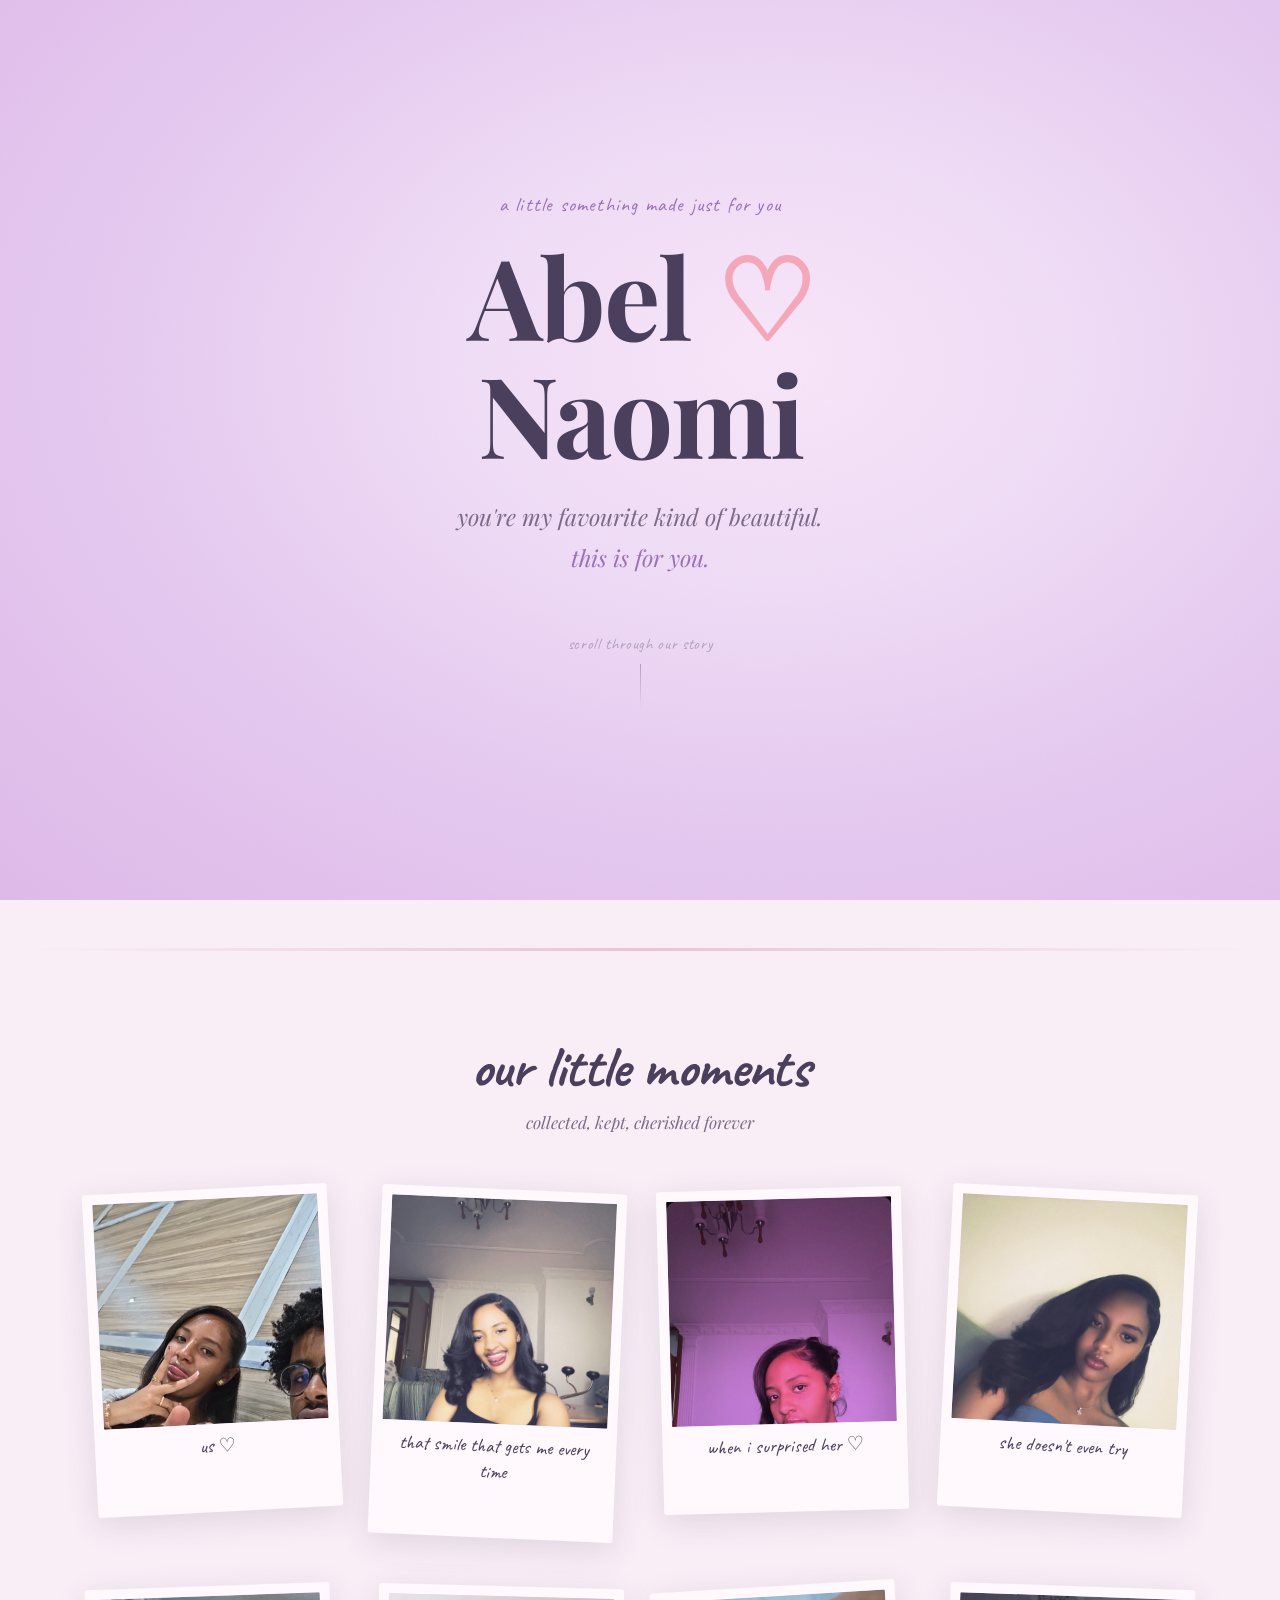
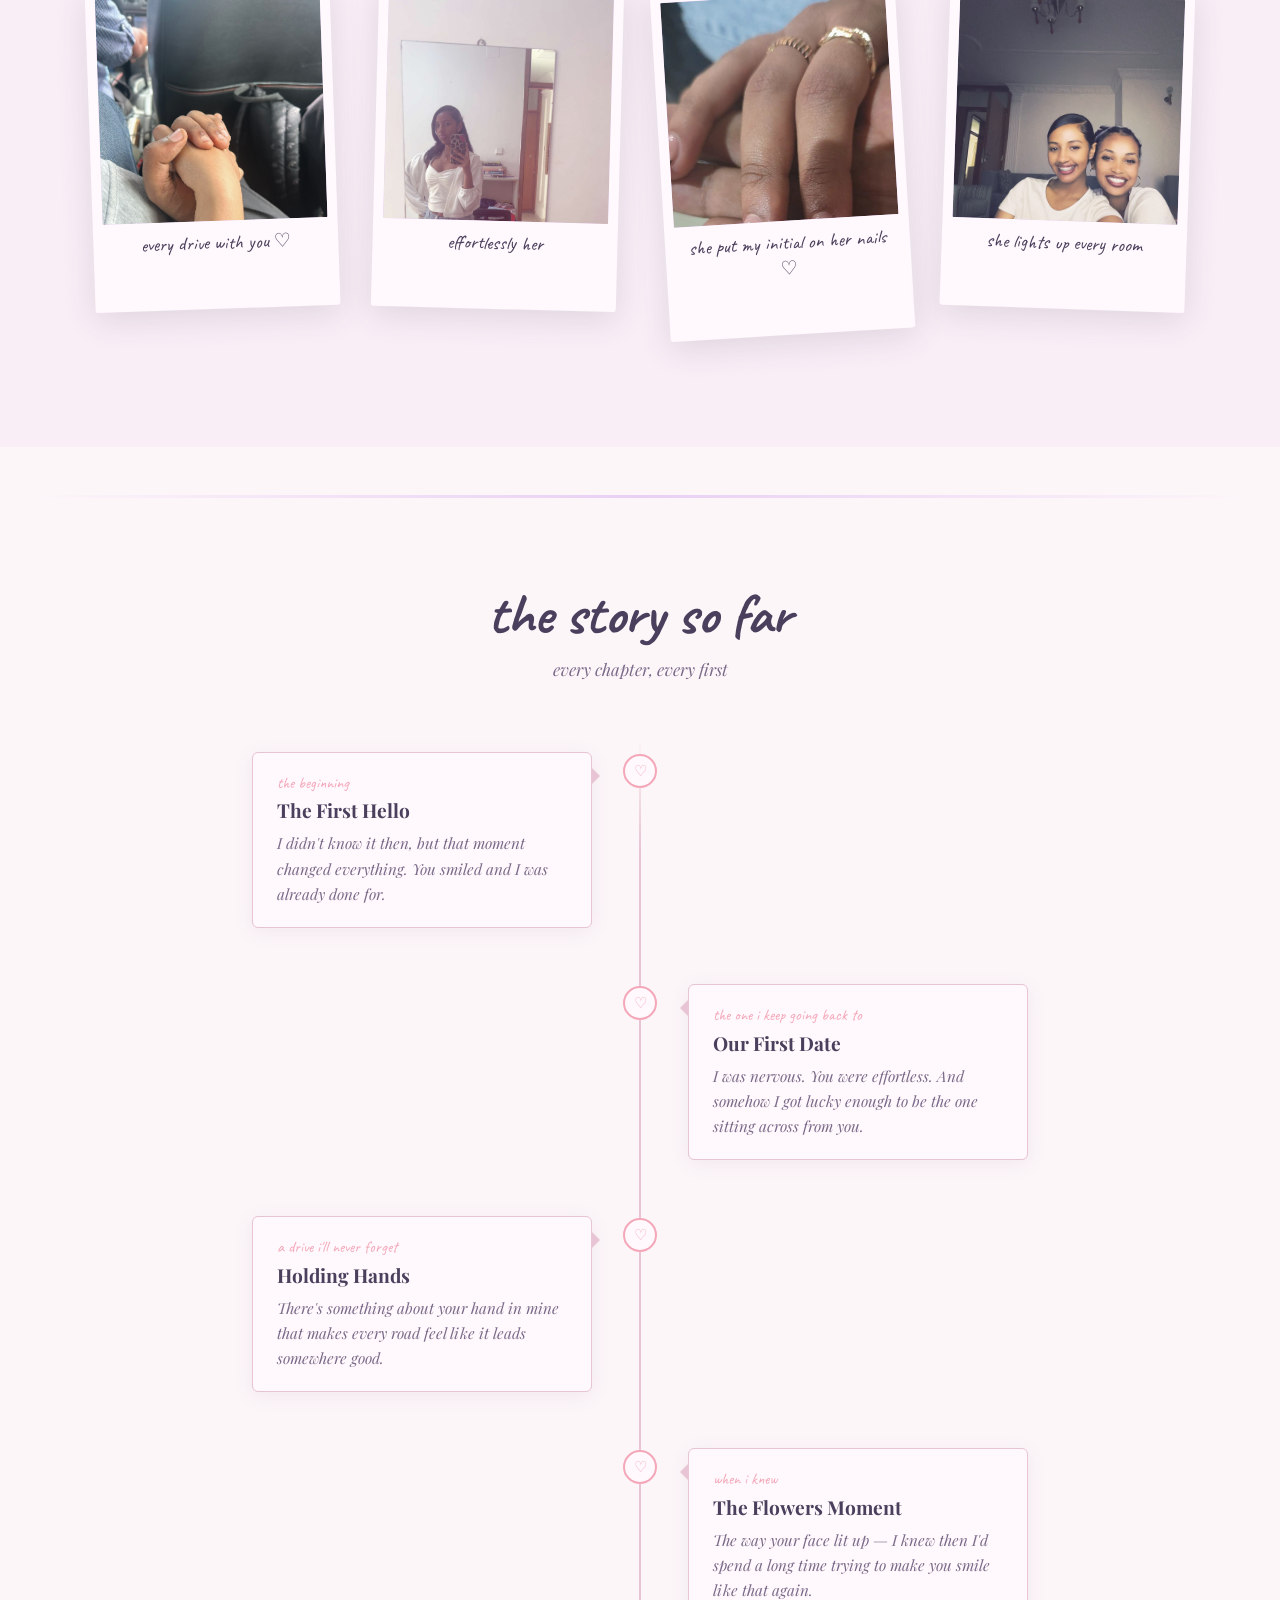
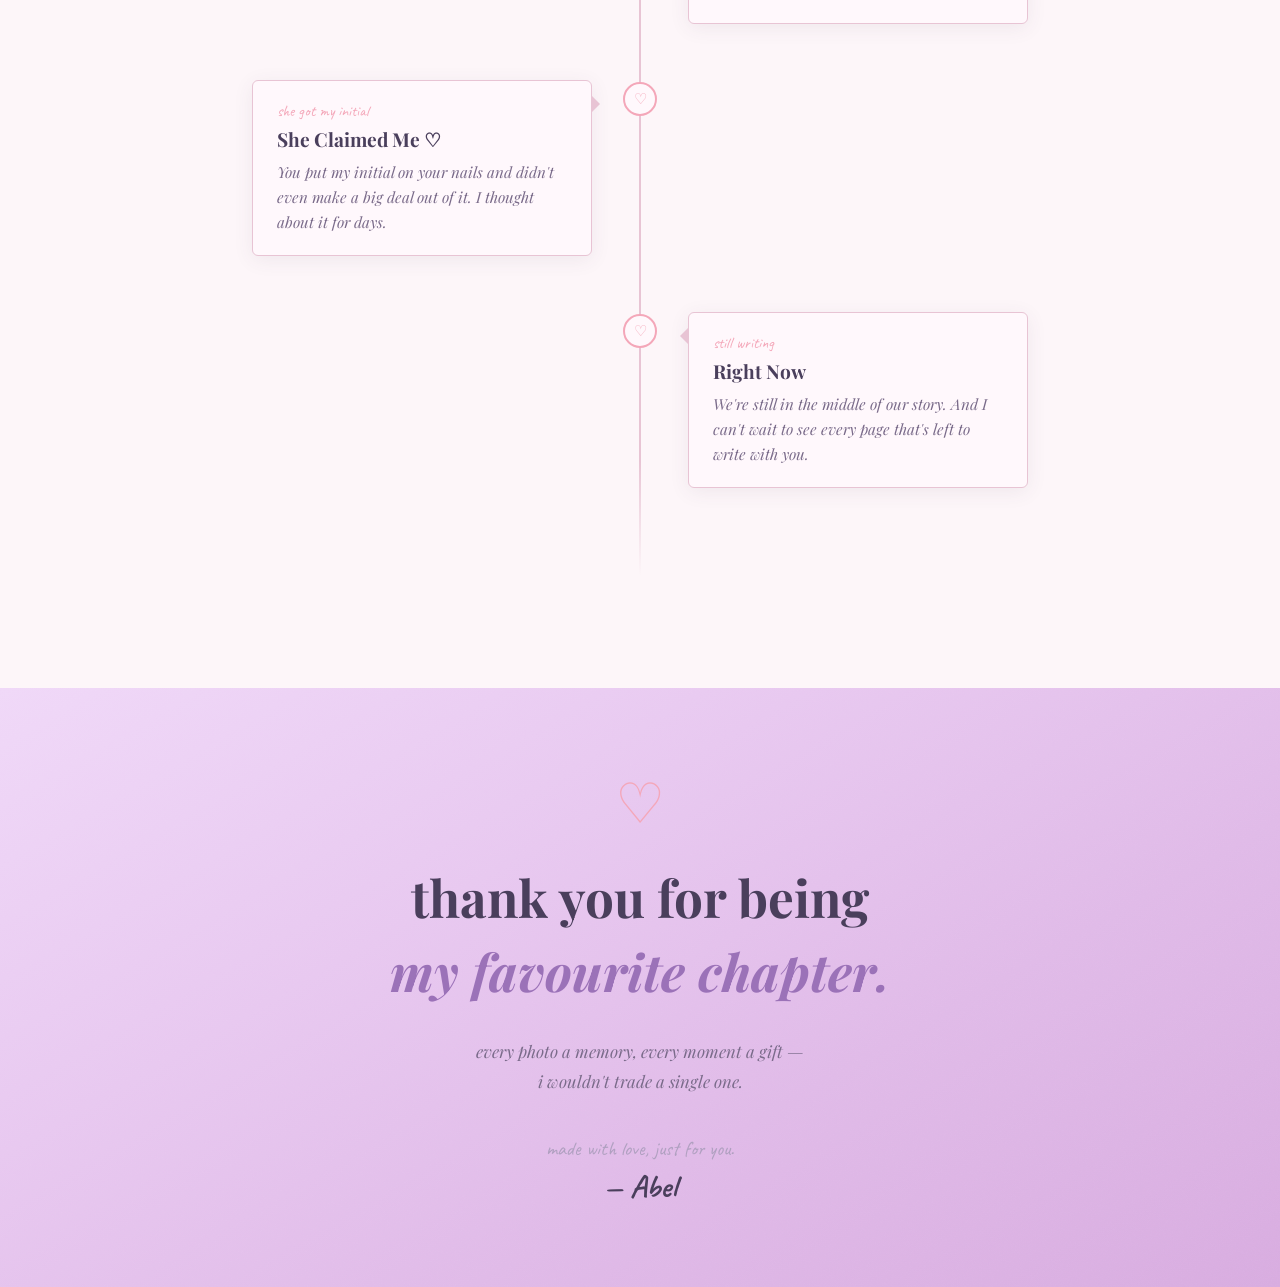
<file: index.html>
<!DOCTYPE html>
<html lang="en">
<head>
  <meta charset="UTF-8" />
  <meta name="viewport" content="width=device-width, initial-scale=1.0" />
  <title>Abel & Naomi ♡</title>
  <link rel="preconnect" href="https://fonts.googleapis.com" />
  <link rel="preconnect" href="https://fonts.gstatic.com" crossorigin />
  <link href="https://fonts.googleapis.com/css2?family=Caveat:wght@400;600;700&family=Playfair+Display:ital,wght@0,400;0,700;1,400;1,700&family=Lato:wght@300;400&display=swap" rel="stylesheet" />
  <link rel="stylesheet" href="styles.css" />
</head>
<body>

  <!-- ═══════════════════════════════ HERO ═══════════════════════════════ -->
  <section id="hero" class="hero">
    <div class="hero__particles" id="heroParticles"></div>
    <div class="hero__content">
      <p class="hero__label">a little something made just for you</p>
      <h1 class="hero__names">
        Abel <span class="hero__heart">♡</span> Naomi
      </h1>
      <p class="hero__tagline">
        you're my favourite kind of beautiful.<br />
        <em>this is for you.</em>
      </p>
      <div class="hero__scroll-hint">
        <span>scroll through our story</span>
        <div class="hero__arrow"></div>
      </div>
    </div>
  </section>

  <!-- ══════════════════════════════ GALLERY ═════════════════════════════ -->
  <section id="gallery" class="gallery">
    <div class="section-header" data-reveal>
      <h2 class="section-title">our little moments</h2>
      <p class="section-subtitle">collected, kept, cherished forever</p>
    </div>

    <div class="gallery__grid">

      <!-- Photo 1 -->
      <article class="polaroid" data-tilt="-3">
        <div class="polaroid__frame">
          <img src="photos/us.jpg" alt="Us together" class="photo__img" />
        </div>
        <p class="polaroid__caption">us ♡</p>
      </article>

      <!-- Photo 2 -->
      <article class="polaroid" data-tilt="2.5">
        <div class="polaroid__frame">
          <img src="photos/smile.jpg" alt="Her smile" class="photo__img" />
        </div>
        <p class="polaroid__caption">that smile that gets me every time</p>
      </article>

      <!-- Photo 3 -->
      <article class="polaroid" data-tilt="-1.5">
        <div class="polaroid__frame">
          <img src="photos/flowers.jpg" alt="When I surprised her with flowers" class="photo__img" />
        </div>
        <p class="polaroid__caption">when i surprised her ♡</p>
      </article>

      <!-- Photo 4 -->
      <article class="polaroid" data-tilt="3">
        <div class="polaroid__frame">
          <img src="photos/blue-top.jpg" alt="She's stunning" class="photo__img" />
        </div>
        <p class="polaroid__caption">she doesn't even try</p>
      </article>

      <!-- Photo 5 -->
      <article class="polaroid" data-tilt="-2">
        <div class="polaroid__frame">
          <img src="photos/hands.jpg" alt="Holding hands" class="photo__img" />
        </div>
        <p class="polaroid__caption">every drive with you ♡</p>
      </article>

      <!-- Photo 6 -->
      <article class="polaroid" data-tilt="1.5">
        <div class="polaroid__frame">
          <img src="photos/mirror.jpg" alt="Mirror selfie" class="photo__img" />
        </div>
        <p class="polaroid__caption">effortlessly her</p>
      </article>

      <!-- Photo 7 -->
      <article class="polaroid" data-tilt="-3.5">
        <div class="polaroid__frame">
          <img src="photos/nails.jpg" alt="She got my initial on her nails" class="photo__img" />
        </div>
        <p class="polaroid__caption">she put my initial on her nails ♡</p>
      </article>

      <!-- Photo 8 -->
      <article class="polaroid" data-tilt="2">
        <div class="polaroid__frame">
          <img src="photos/together.jpg" alt="Her and her people" class="photo__img" />
        </div>
        <p class="polaroid__caption">she lights up every room</p>
      </article>

    </div>
  </section>

  <!-- ══════════════════════════════ TIMELINE ════════════════════════════ -->
  <section id="timeline" class="timeline-section">
    <div class="section-header" data-reveal>
      <h2 class="section-title">the story so far</h2>
      <p class="section-subtitle">every chapter, every first</p>
    </div>

    <div class="timeline">

      <article class="timeline__entry timeline__entry--left" data-reveal>
        <div class="timeline__dot"><span class="timeline__heart">♡</span></div>
        <div class="timeline__card">
          <time class="timeline__date">the beginning</time>
          <h3 class="timeline__title">The First Hello</h3>
          <p class="timeline__desc">I didn't know it then, but that moment changed everything. You smiled and I was already done for.</p>
        </div>
      </article>

      <article class="timeline__entry timeline__entry--right" data-reveal>
        <div class="timeline__dot"><span class="timeline__heart">♡</span></div>
        <div class="timeline__card">
          <time class="timeline__date">the one i keep going back to</time>
          <h3 class="timeline__title">Our First Date</h3>
          <p class="timeline__desc">I was nervous. You were effortless. And somehow I got lucky enough to be the one sitting across from you.</p>
        </div>
      </article>

      <article class="timeline__entry timeline__entry--left" data-reveal>
        <div class="timeline__dot"><span class="timeline__heart">♡</span></div>
        <div class="timeline__card">
          <time class="timeline__date">a drive i'll never forget</time>
          <h3 class="timeline__title">Holding Hands</h3>
          <p class="timeline__desc">There's something about your hand in mine that makes every road feel like it leads somewhere good.</p>
        </div>
      </article>

      <article class="timeline__entry timeline__entry--right" data-reveal>
        <div class="timeline__dot"><span class="timeline__heart">♡</span></div>
        <div class="timeline__card">
          <time class="timeline__date">when i knew</time>
          <h3 class="timeline__title">The Flowers Moment</h3>
          <p class="timeline__desc">The way your face lit up — I knew then I'd spend a long time trying to make you smile like that again.</p>
        </div>
      </article>

      <article class="timeline__entry timeline__entry--left" data-reveal>
        <div class="timeline__dot"><span class="timeline__heart">♡</span></div>
        <div class="timeline__card">
          <time class="timeline__date">she got my initial</time>
          <h3 class="timeline__title">She Claimed Me ♡</h3>
          <p class="timeline__desc">You put my initial on your nails and didn't even make a big deal out of it. I thought about it for days.</p>
        </div>
      </article>

      <article class="timeline__entry timeline__entry--right" data-reveal>
        <div class="timeline__dot"><span class="timeline__heart">♡</span></div>
        <div class="timeline__card">
          <time class="timeline__date">still writing</time>
          <h3 class="timeline__title">Right Now</h3>
          <p class="timeline__desc">We're still in the middle of our story. And I can't wait to see every page that's left to write with you.</p>
        </div>
      </article>

    </div>
  </section>

  <!-- ══════════════════════════════ CLOSING ════════════════════════════ -->
  <footer id="closing" class="closing">
    <div class="closing__content" data-reveal>
      <div class="closing__heart-wrap">
        <span class="closing__heart">♡</span>
      </div>
      <h2 class="closing__message">
        thank you for being<br />
        <em>my favourite chapter.</em>
      </h2>
      <p class="closing__note">
        every photo a memory, every moment a gift —<br />
        i wouldn't trade a single one.
      </p>
      <p class="closing__signature">made with love, just for you.</p>
      <p class="closing__name">— Abel</p>
    </div>
  </footer>

  <!-- Lightbox overlay -->
  <div class="lightbox-overlay" id="lightboxOverlay"></div>

  <script src="script.js"></script>
</body>
</html>
</file>
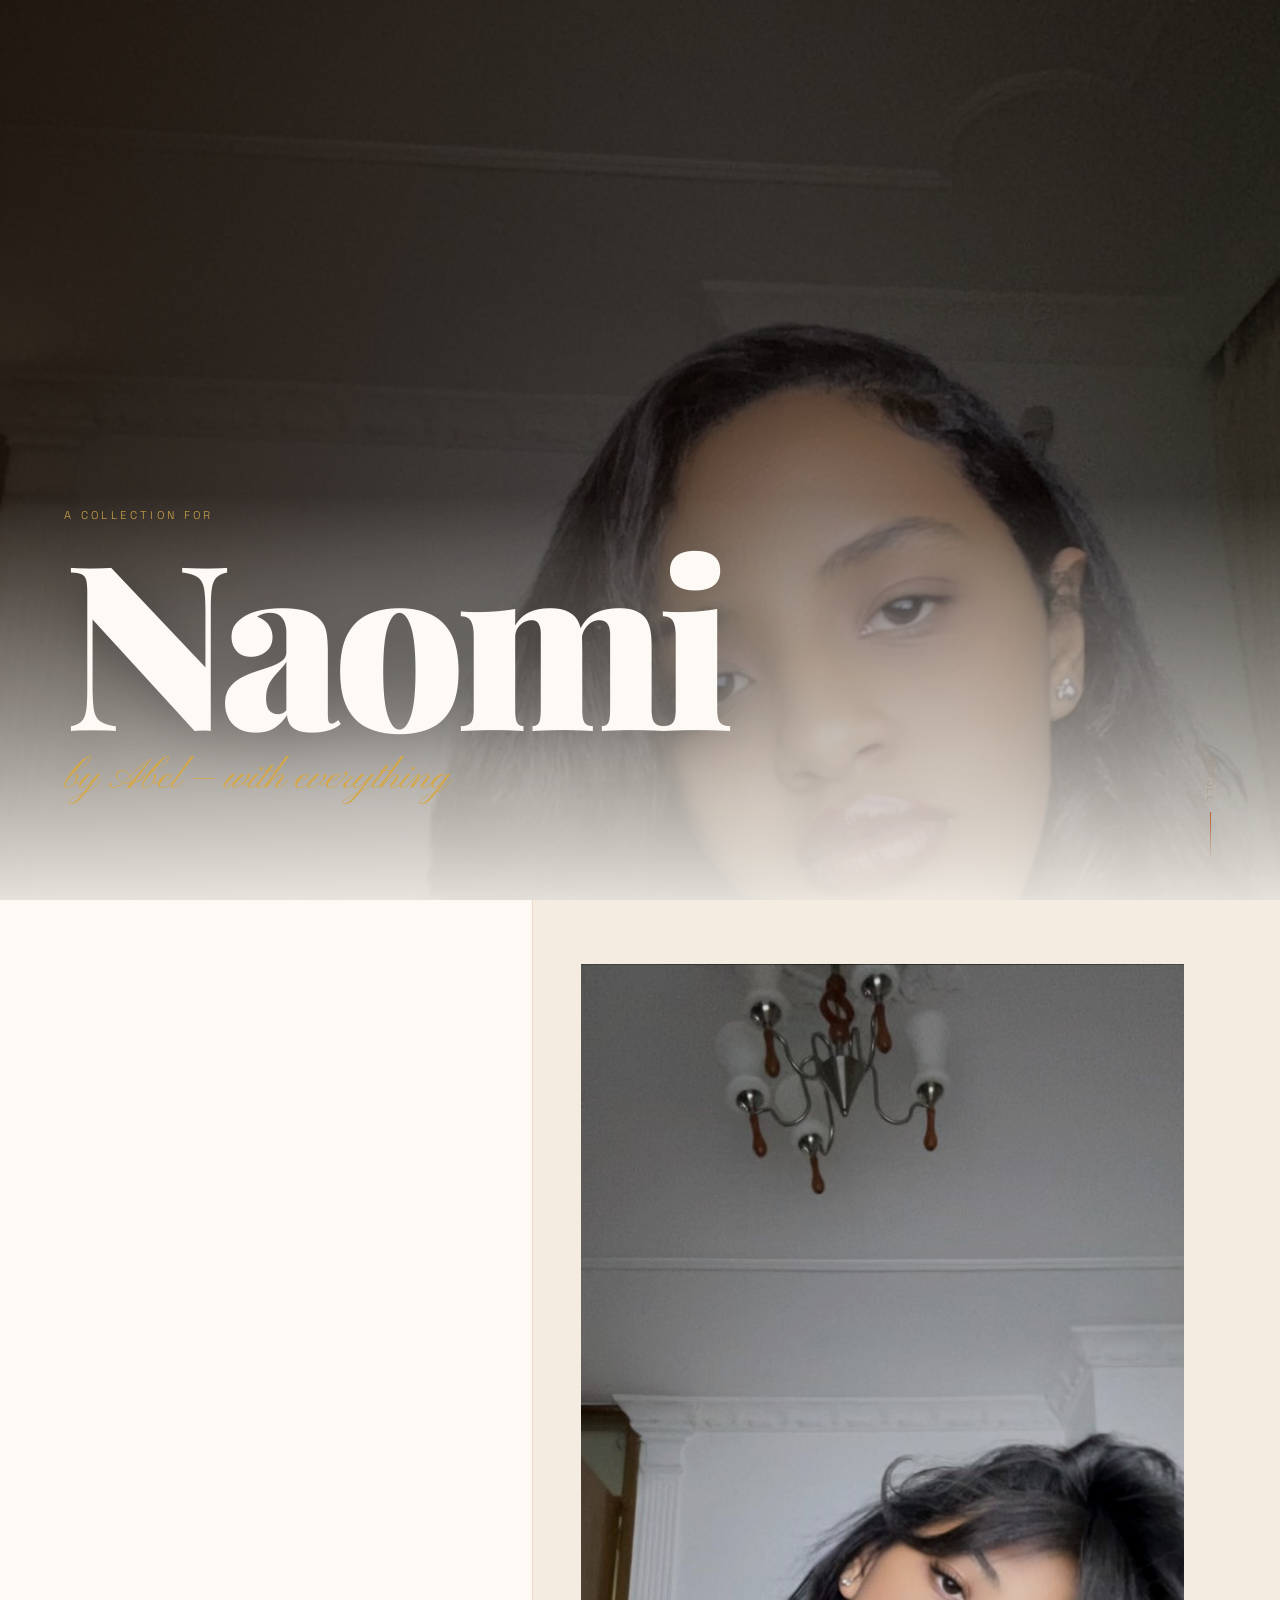
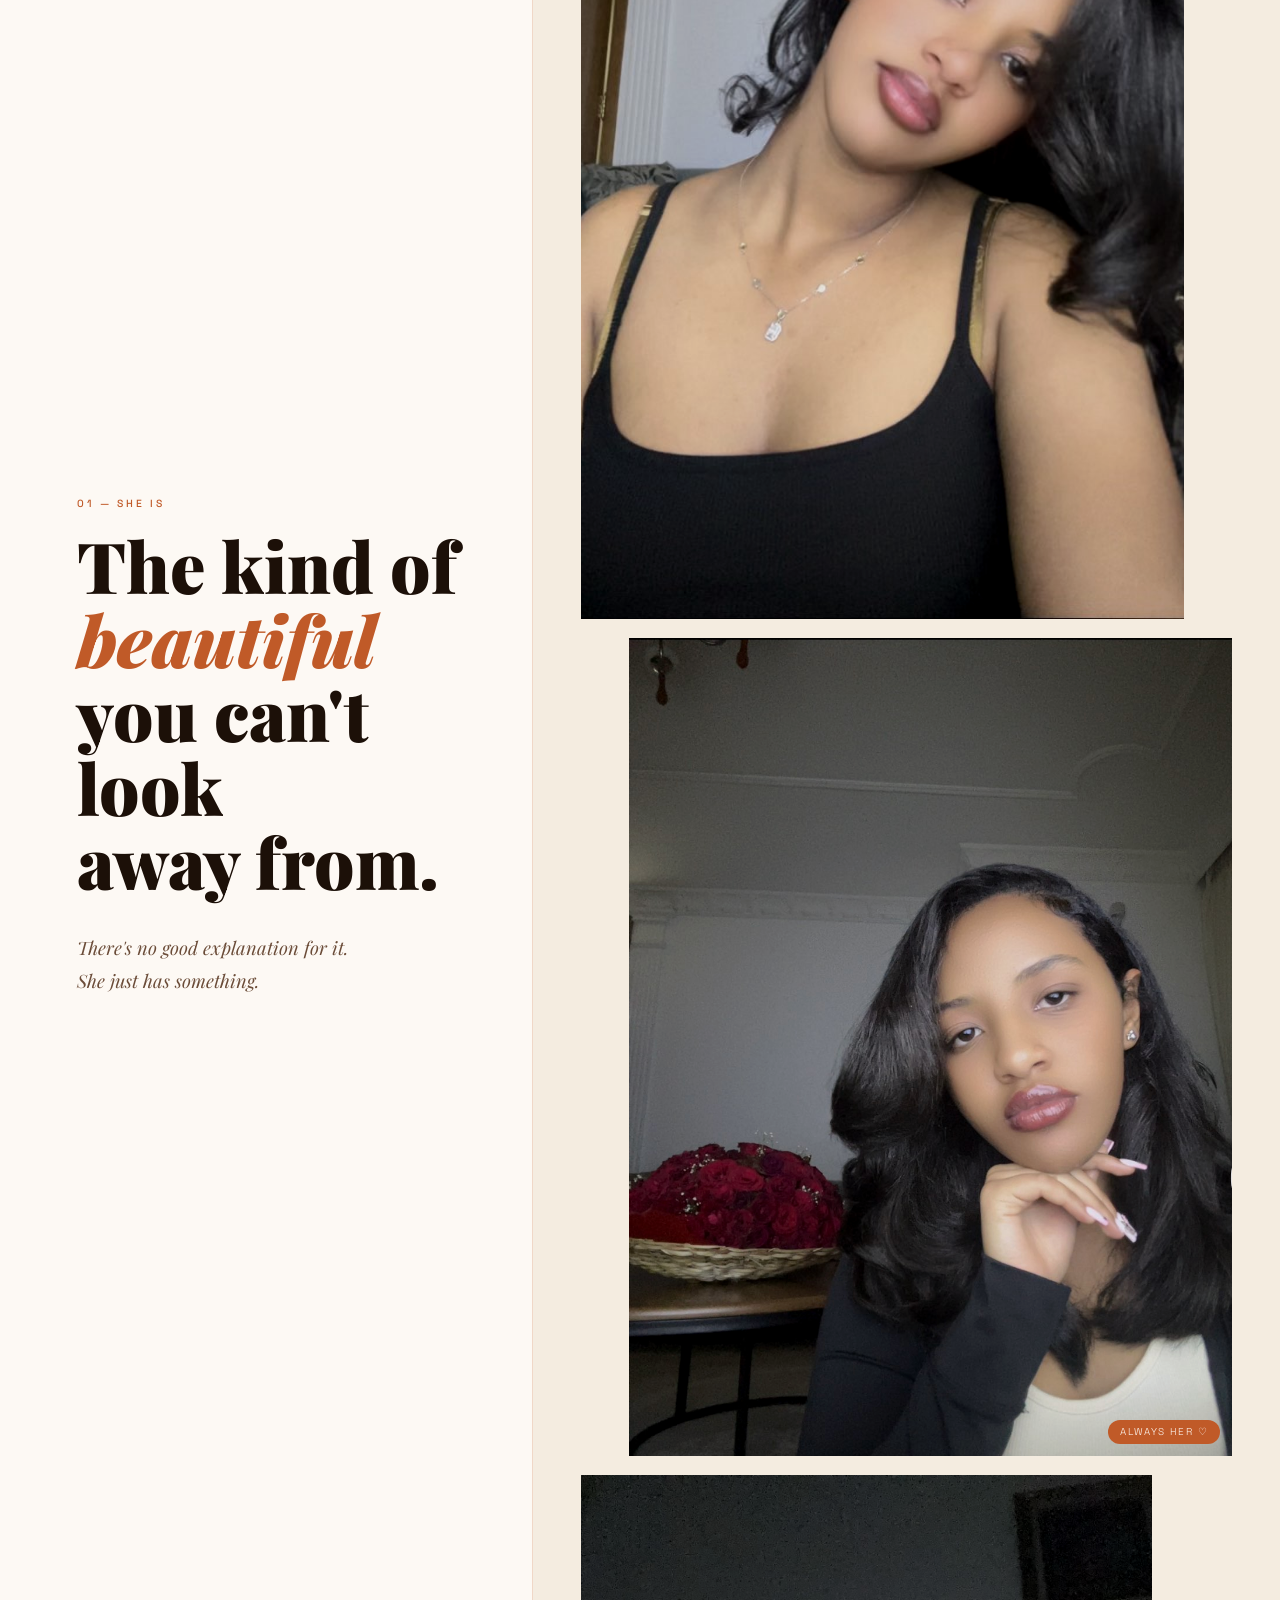
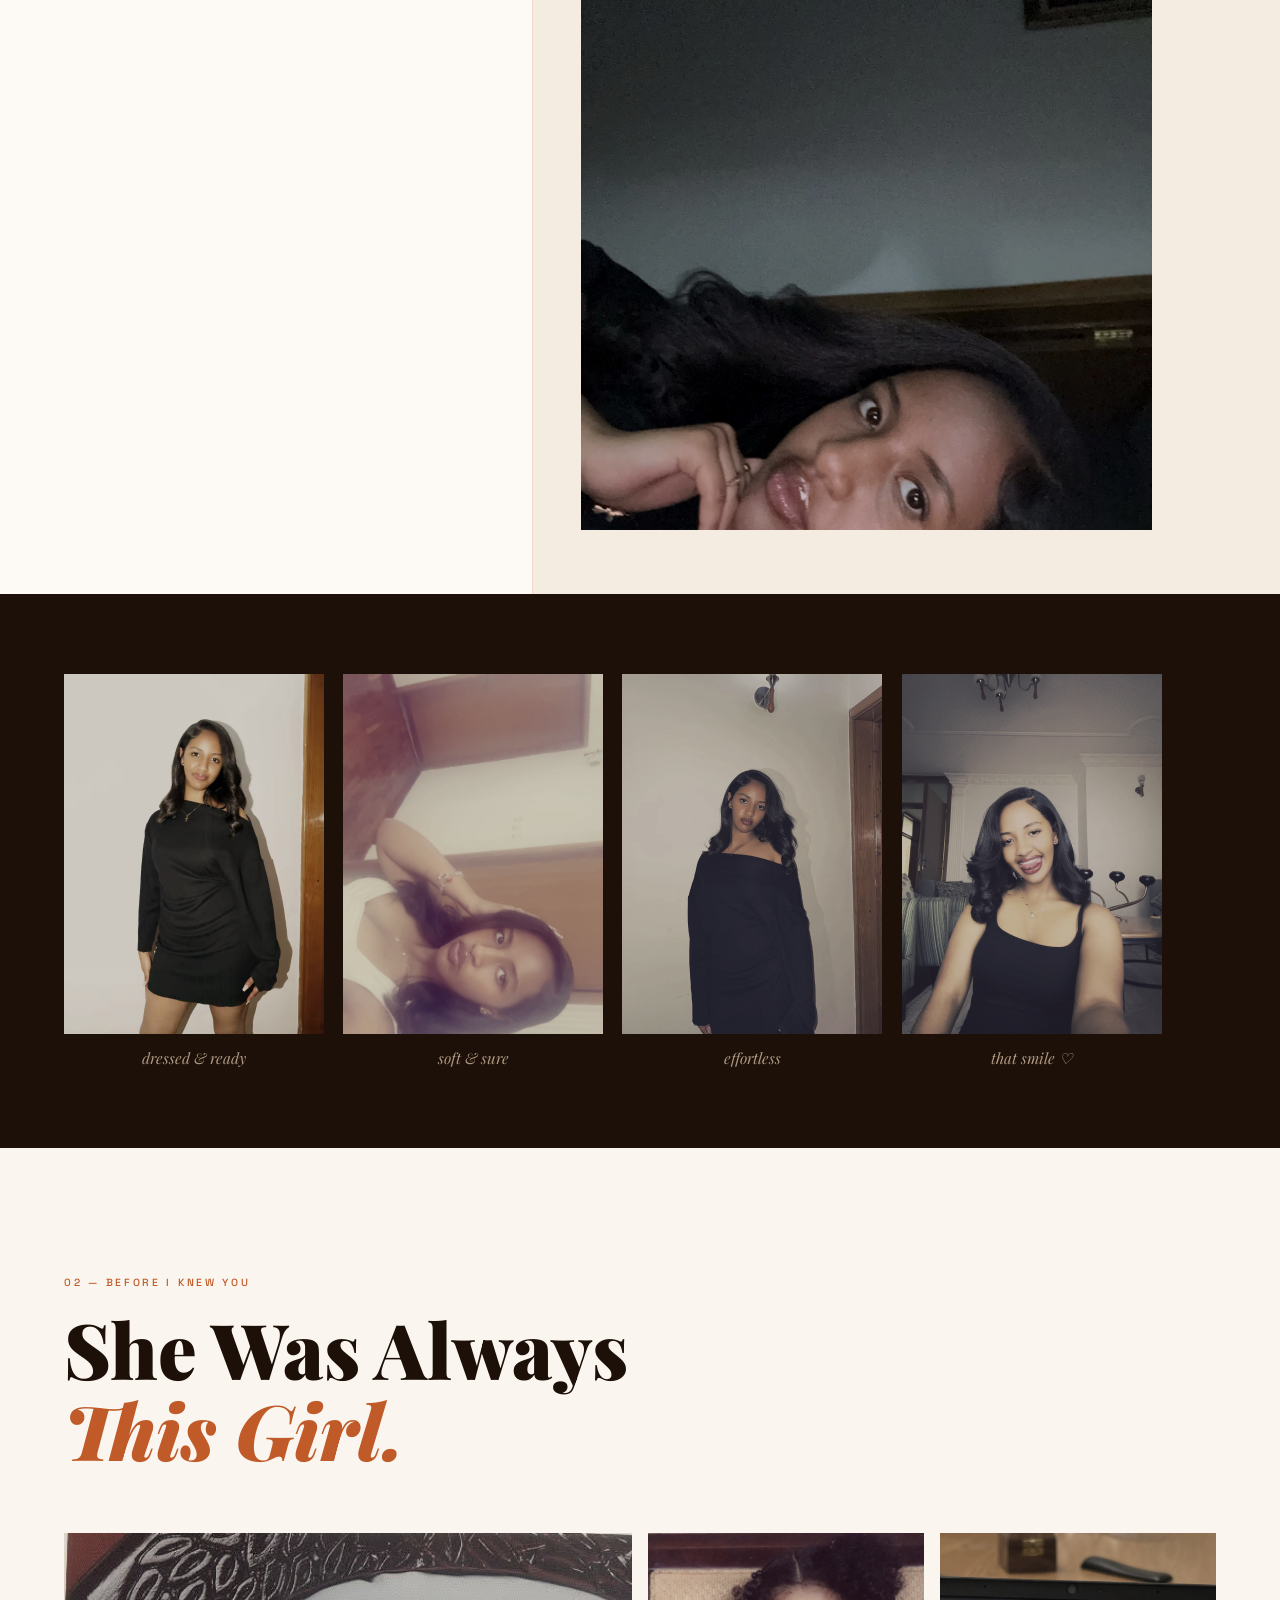
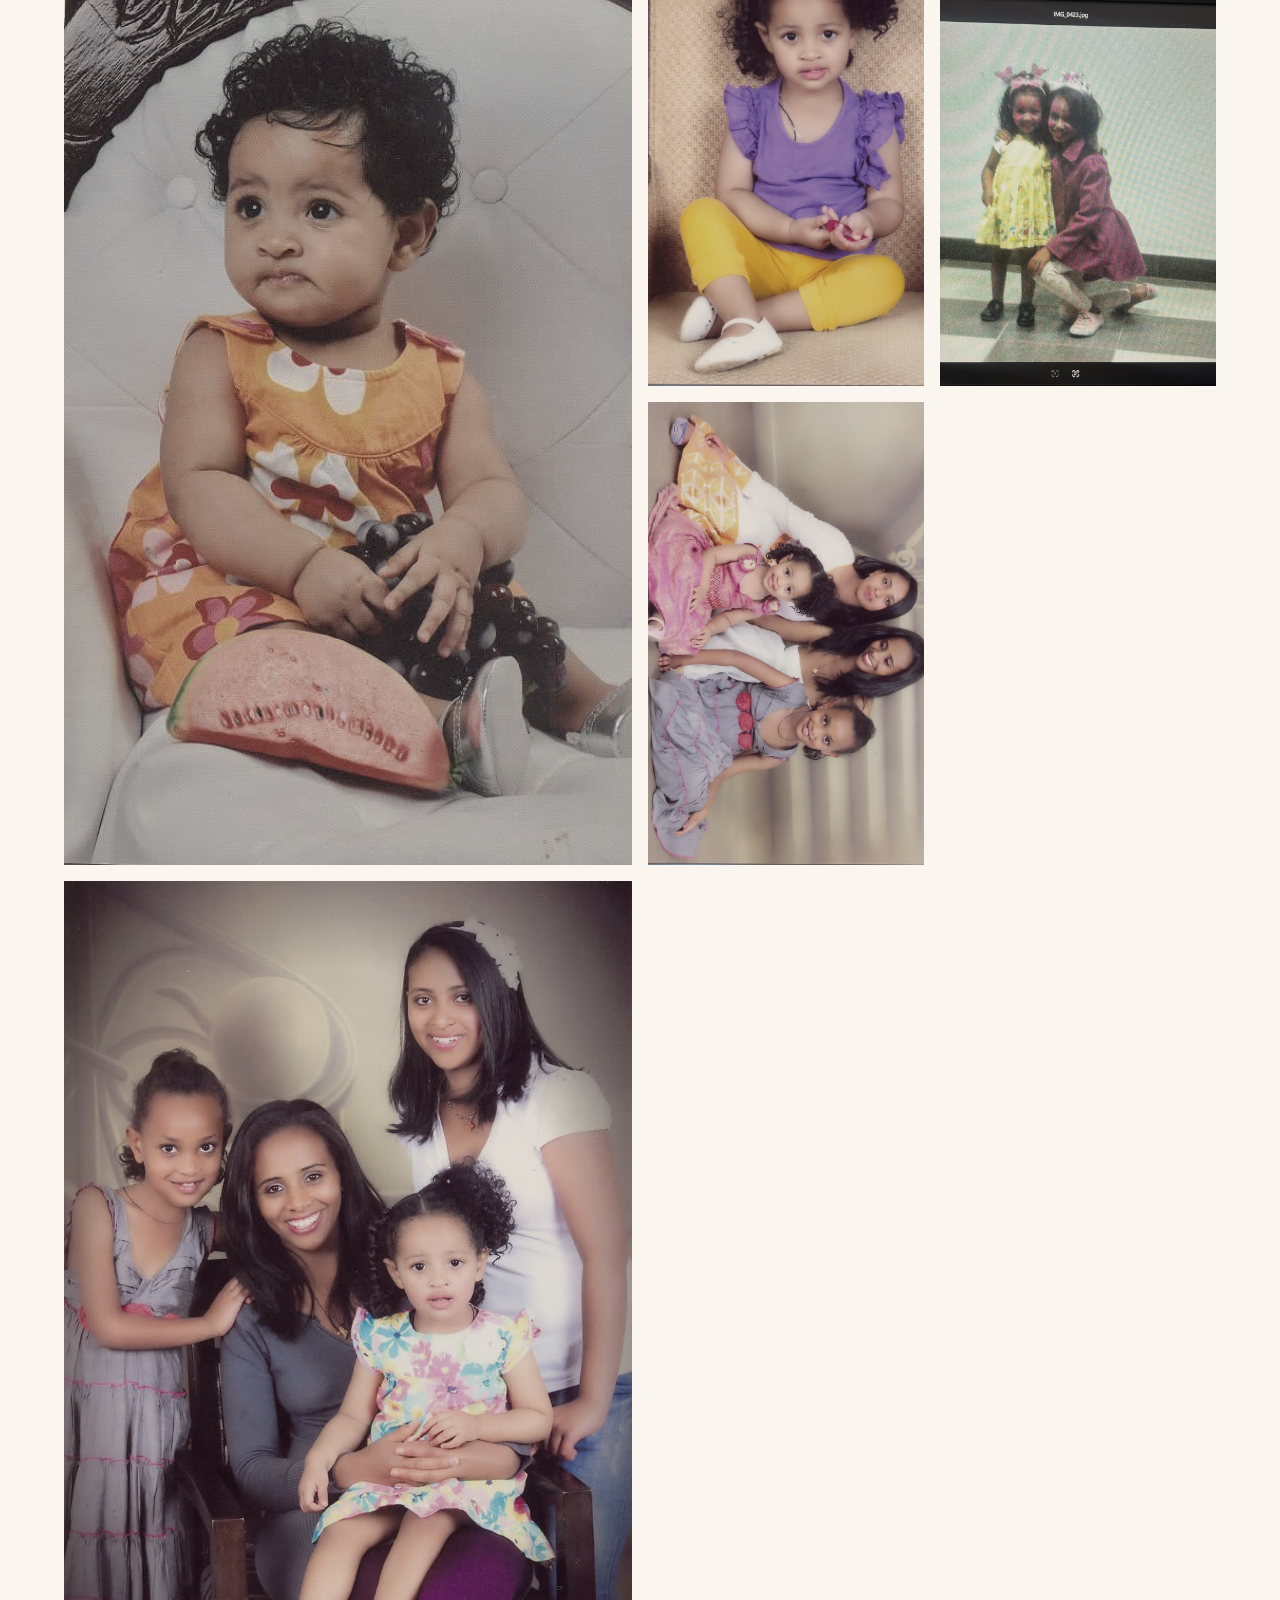
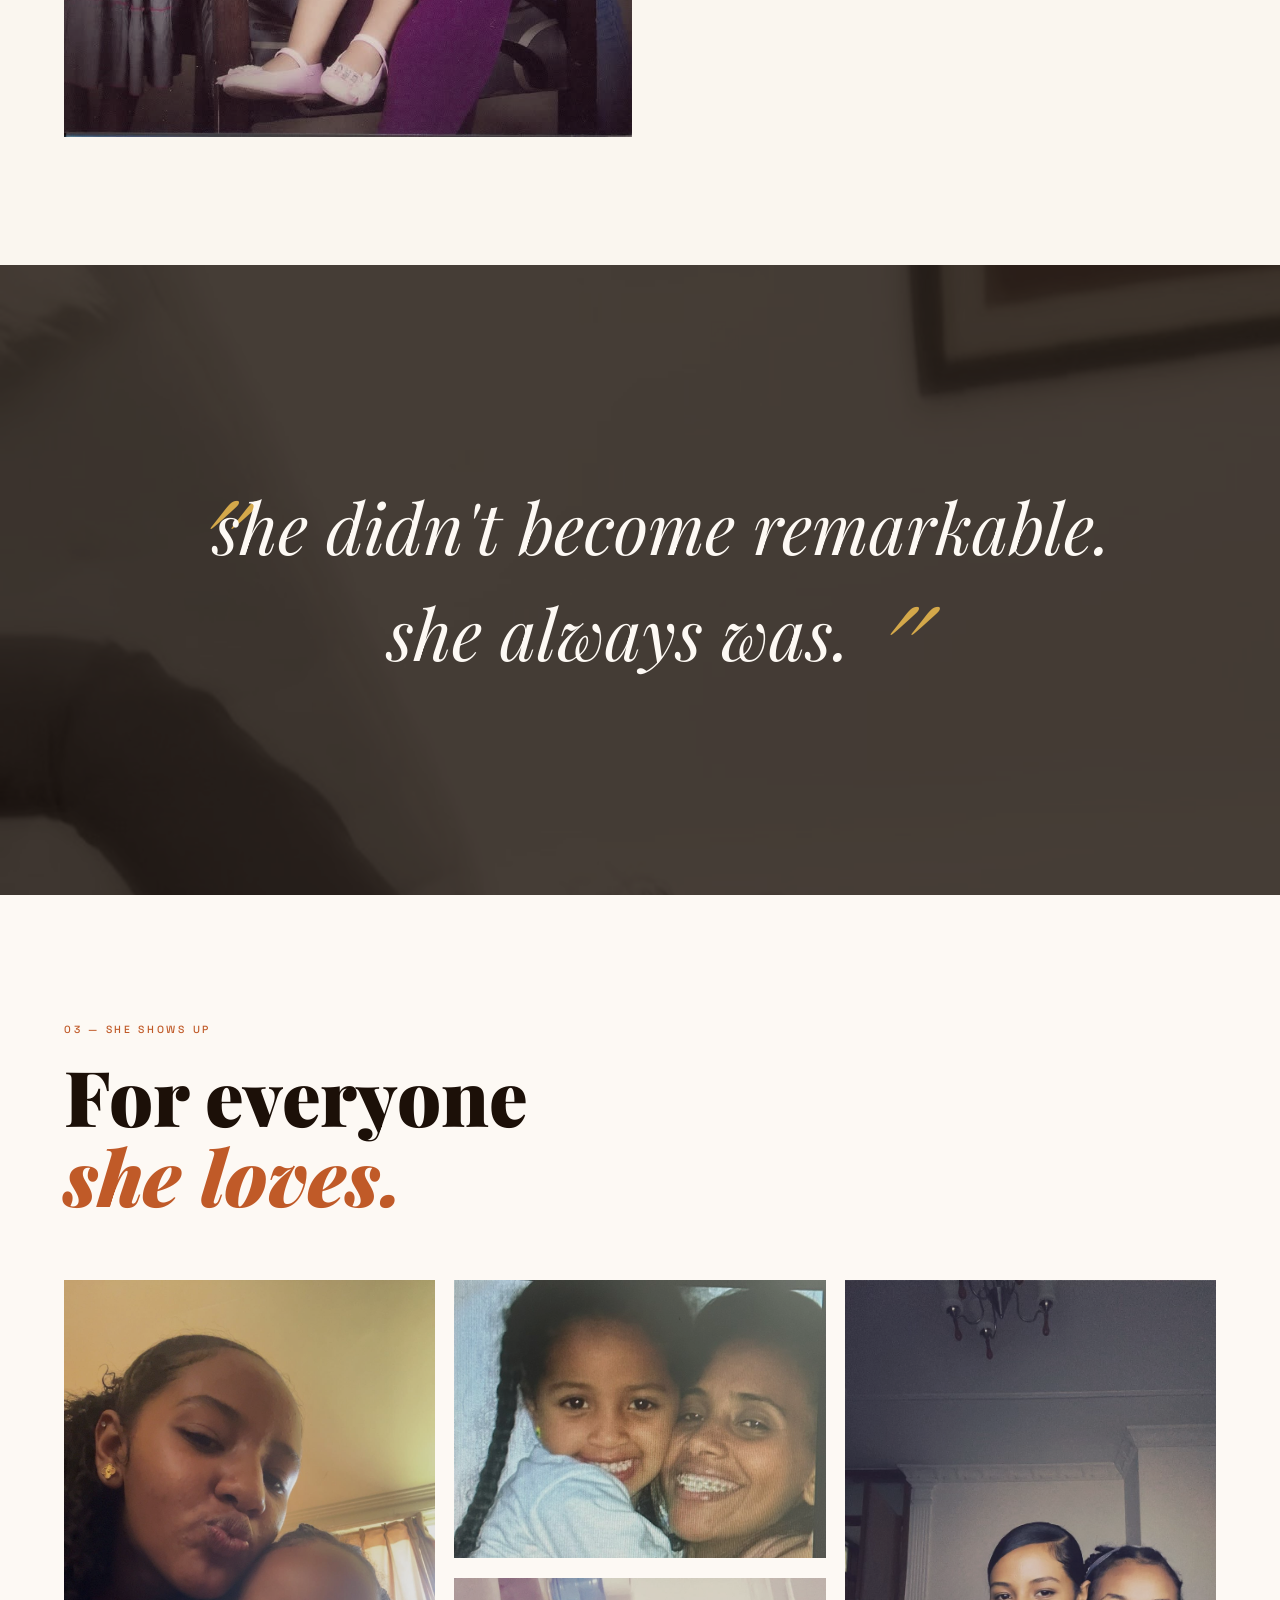
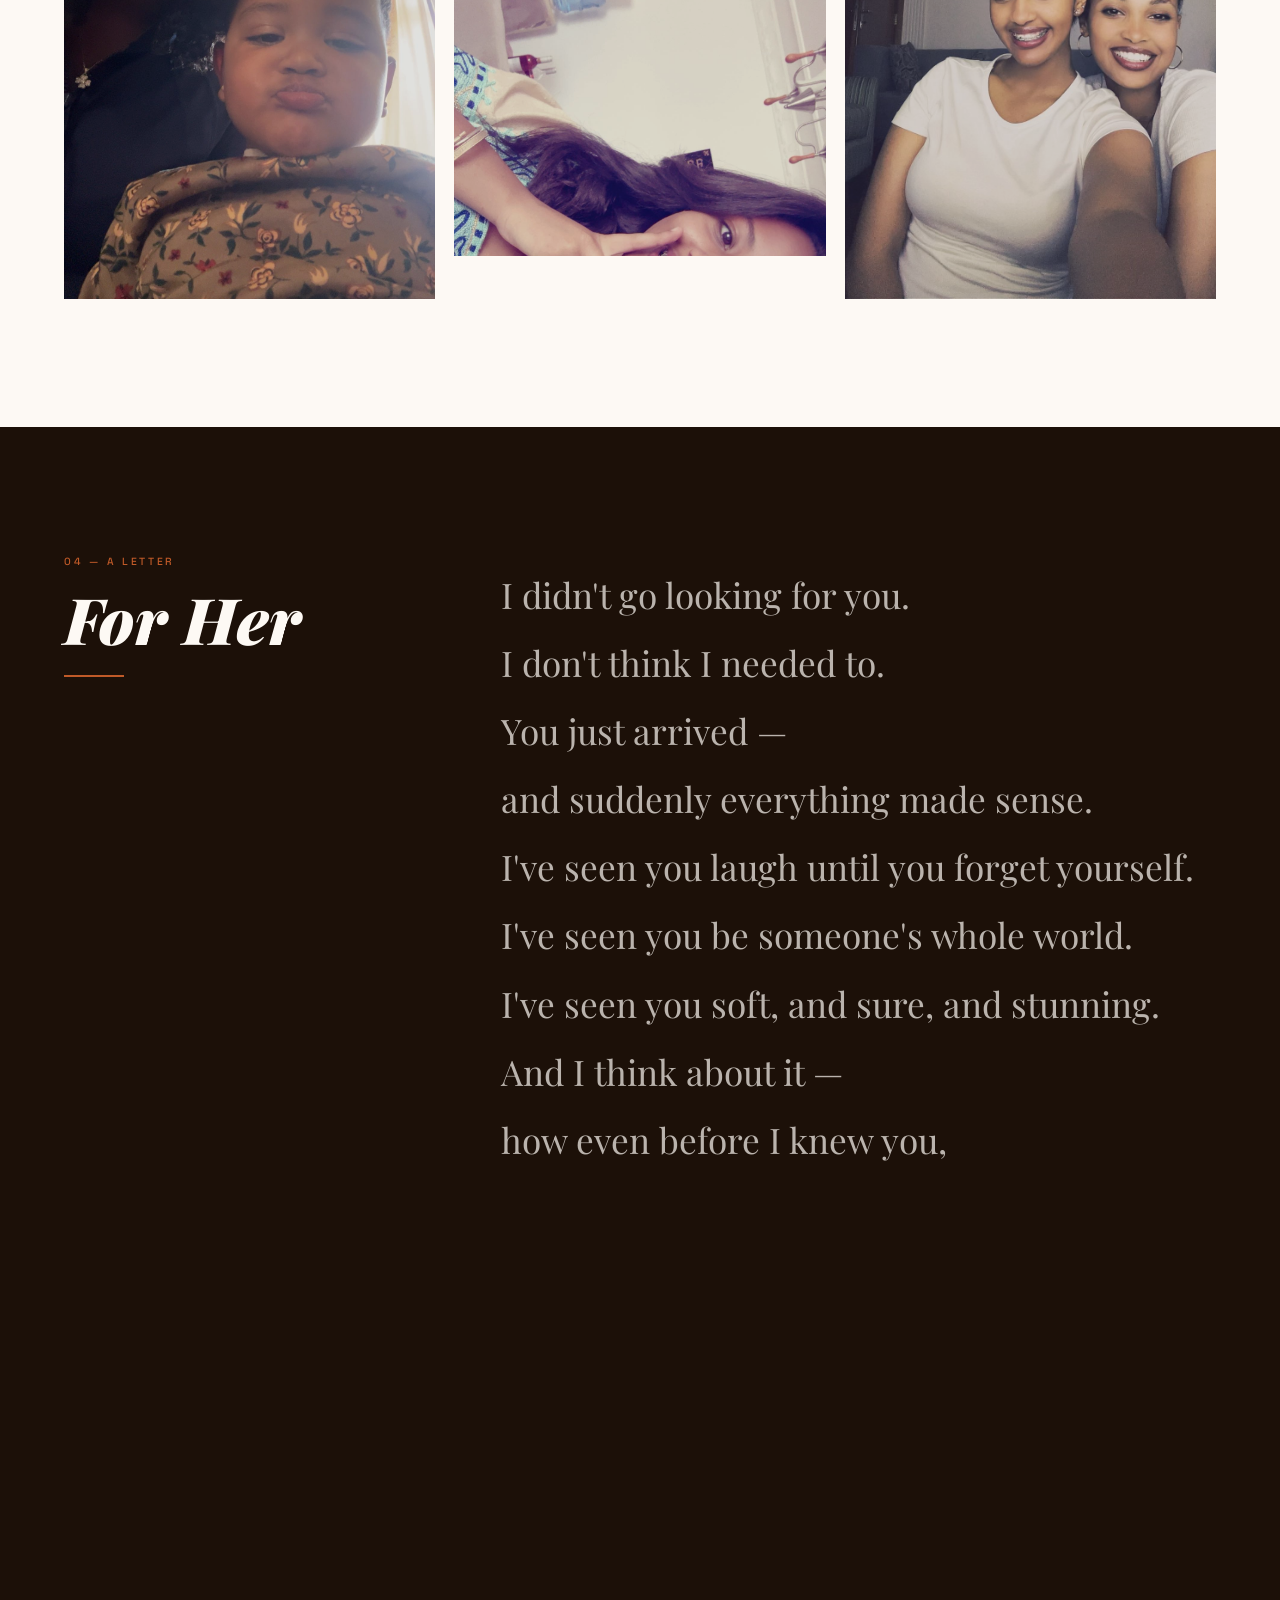
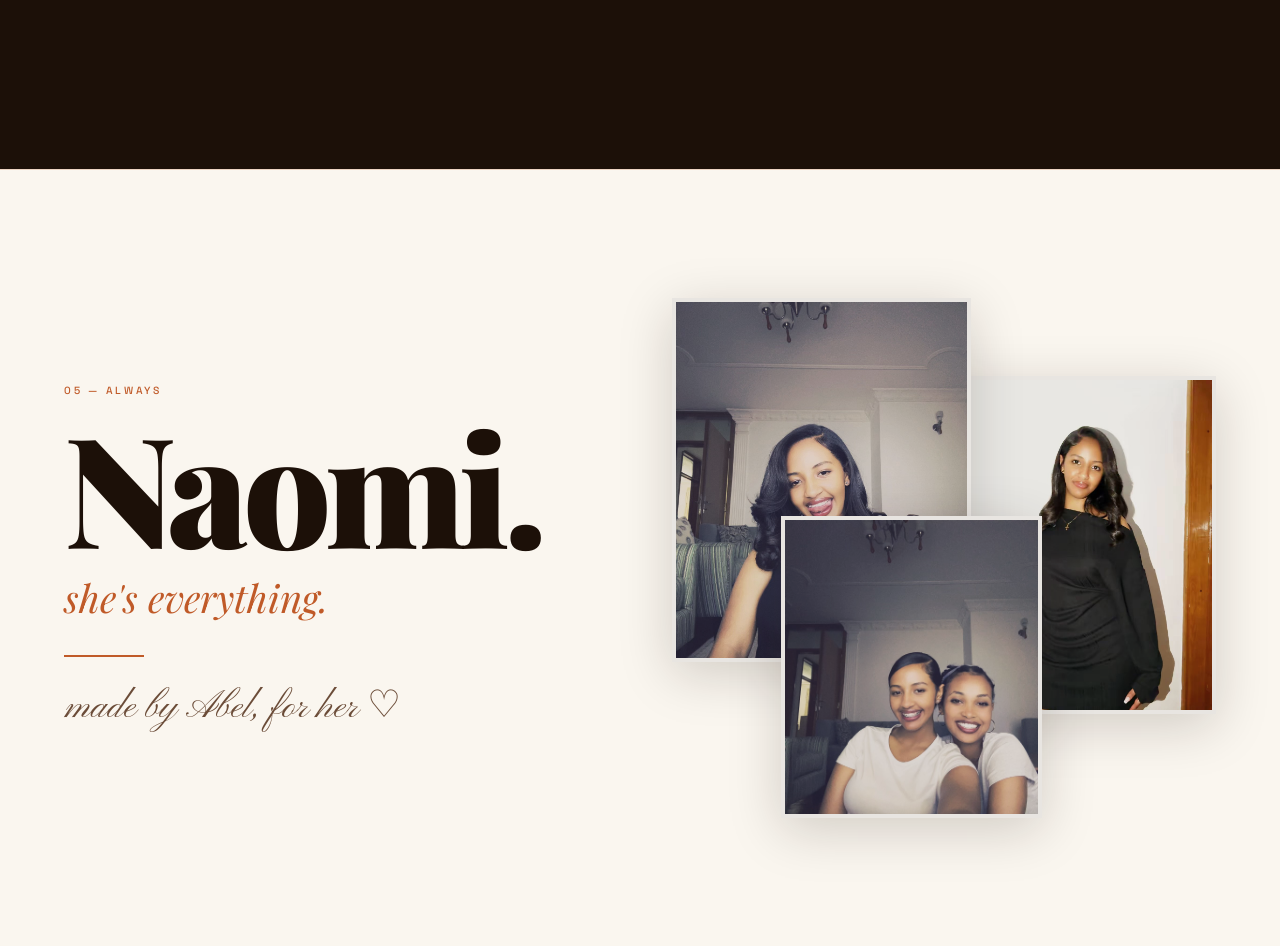
<file: naomi/index.html>
<!DOCTYPE html>
<html lang="en">
<head>
  <meta charset="UTF-8" />
  <meta name="viewport" content="width=device-width, initial-scale=1.0" />
  <title>For Naomi</title>
  <link rel="preconnect" href="https://fonts.googleapis.com" />
  <link rel="preconnect" href="https://fonts.gstatic.com" crossorigin />
  <link href="https://fonts.googleapis.com/css2?family=Playfair+Display:ital,wght@0,400;0,700;0,900;1,400;1,700&family=Space+Grotesk:wght@300;400;500&family=Pinyon+Script&display=swap" rel="stylesheet" />
  <link rel="stylesheet" href="styles.css" />
</head>
<body>

  <!-- ══════════════════════════════════════════════
       SECTION 1 — HERO
  ══════════════════════════════════════════════ -->
  <section class="s-hero" id="s1">
    <div class="hero-img-wrap">
      <img src="photos/roses.jpg" alt="Naomi" class="hero-img" />
    </div>
    <div class="hero-content">
      <span class="hero-tag">a collection for</span>
      <h1 class="hero-name">Naomi</h1>
      <span class="hero-sub">by Abel &mdash; with everything</span>
    </div>
    <a class="hero-down" href="#s2" aria-label="Scroll down">
      <span class="hero-down__label">scroll</span>
      <span class="hero-down__line"></span>
    </a>
  </section>

  <!-- ══════════════════════════════════════════════
       SECTION 2 — FEATURE "She Is"
  ══════════════════════════════════════════════ -->
  <section class="s-feature" id="s2">
    <div class="feature-text" data-reveal>
      <p class="label-tag">01 &mdash; she is</p>
      <h2 class="feature-heading">
        The kind of<br />
        <em>beautiful</em><br />
        you can't look<br />
        away from.
      </h2>
      <p class="feature-body">
        There's no good explanation for it.<br />
        She just has something.
      </p>
    </div>
    <div class="feature-photos">
      <div class="feature-photo feature-photo--a" data-reveal data-delay="80">
        <img src="photos/glam-wavy.jpg" alt="Naomi" />
      </div>
      <div class="feature-photo feature-photo--b" data-reveal data-delay="200">
        <img src="photos/roses.jpg" alt="Naomi" />
        <span class="feature-photo__badge">always her ♡</span>
      </div>
      <div class="feature-photo feature-photo--c" data-reveal data-delay="330">
        <img src="photos/glam-moody.jpg" alt="Naomi" />
      </div>
    </div>
  </section>

  <!-- ══════════════════════════════════════════════
       SECTION 3 — WIDE STRIP
  ══════════════════════════════════════════════ -->
  <section class="s-strip">
    <div class="strip-inner">
      <div class="strip-photo" data-reveal data-delay="0">
        <img src="photos/black-dress.jpg" alt="Naomi" />
        <p class="strip-cap">dressed &amp; ready</p>
      </div>
      <div class="strip-photo" data-reveal data-delay="110">
        <img src="photos/glam-bed.jpg" alt="Naomi" />
        <p class="strip-cap">soft &amp; sure</p>
      </div>
      <div class="strip-photo" data-reveal data-delay="220">
        <img src="photos/black-offshoulder.jpg" alt="Naomi" />
        <p class="strip-cap">effortless</p>
      </div>
      <div class="strip-photo" data-reveal data-delay="330">
        <img src="photos/glam-smile.jpg" alt="Naomi" />
        <p class="strip-cap">that smile ♡</p>
      </div>
    </div>
  </section>

  <!-- ══════════════════════════════════════════════
       SECTION 4 — THROWBACK "Before I Knew You"
  ══════════════════════════════════════════════ -->
  <section class="s-throwback" id="s4">
    <div class="throwback-head" data-reveal>
      <p class="label-tag">02 &mdash; before i knew you</p>
      <h2 class="throwback-title">She Was Always<br /><em>This Girl.</em></h2>
    </div>

    <div class="throwback-grid">
      <div class="tb-item tb-item--big" data-reveal data-delay="0">
        <img src="photos/baby-infant.jpg" alt="Baby Naomi" />
        <div class="tb-caption">
          <span class="tb-year">day one</span>
          <span class="tb-note">from the very beginning ♡</span>
        </div>
      </div>
      <div class="tb-item" data-reveal data-delay="120">
        <img src="photos/baby-toddler.jpg" alt="Toddler Naomi" />
        <div class="tb-caption">
          <span class="tb-year">little one</span>
          <span class="tb-note">already had the look</span>
        </div>
      </div>
      <div class="tb-item" data-reveal data-delay="200">
        <img src="photos/young-birthday.jpg" alt="Young Naomi" />
        <div class="tb-caption">
          <span class="tb-year">growing up</span>
          <span class="tb-note">life of every room</span>
        </div>
      </div>
      <div class="tb-item" data-reveal data-delay="280">
        <img src="photos/family-sisters.jpg" alt="Naomi with sisters" />
        <div class="tb-caption">
          <span class="tb-year">family</span>
          <span class="tb-note">made from love</span>
        </div>
      </div>
      <div class="tb-item tb-item--wide" data-reveal data-delay="360">
        <img src="photos/family-portrait.jpg" alt="Family portrait" />
        <div class="tb-caption">
          <span class="tb-year">her roots</span>
          <span class="tb-note">where she comes from ♡</span>
        </div>
      </div>
    </div>
  </section>

  <!-- ══════════════════════════════════════════════
       SECTION 5 — FULL-WIDTH QUOTE BREAK
  ══════════════════════════════════════════════ -->
  <section class="s-quote">
    <div class="quote-photo-wrap">
      <img src="photos/glam-curly.jpg" alt="Naomi" class="quote-photo" />
      <div class="quote-overlay"></div>
    </div>
    <blockquote class="quote-text" data-reveal>
      <span>"</span>she didn't become remarkable.<br />
      she always was.<span>"</span>
    </blockquote>
  </section>

  <!-- ══════════════════════════════════════════════
       SECTION 6 — HER PEOPLE "She Shows Up"
  ══════════════════════════════════════════════ -->
  <section class="s-people" id="s6">
    <div class="people-head" data-reveal>
      <p class="label-tag">03 &mdash; she shows up</p>
      <h2 class="people-title">For everyone<br /><em>she loves.</em></h2>
    </div>

    <div class="people-layout">
      <div class="people-item people-item--tall" data-reveal data-delay="0">
        <img src="photos/with-baby-kiss.jpg" alt="Naomi with baby" />
        <p class="people-cap">she loves with her whole heart</p>
      </div>
      <div class="people-col">
        <div class="people-item" data-reveal data-delay="120">
          <img src="photos/with-little-one.jpg" alt="Naomi with little one" />
          <p class="people-cap">everyone's favourite person</p>
        </div>
        <div class="people-item" data-reveal data-delay="240">
          <img src="photos/with-friend.jpg" alt="Naomi with friend" />
          <p class="people-cap">she brings the energy</p>
        </div>
      </div>
      <div class="people-item people-item--tall" data-reveal data-delay="360">
        <img src="photos/with-sister.jpg" alt="Naomi with sister" />
        <p class="people-cap">her person ♡</p>
      </div>
    </div>
  </section>

  <!-- ══════════════════════════════════════════════
       SECTION 7 — LETTER "A Letter to Her"
  ══════════════════════════════════════════════ -->
  <section class="s-letter" id="s7">
    <div class="letter-wrap">
      <div class="letter-side" data-reveal>
        <p class="label-tag">04 &mdash; a letter</p>
        <h2 class="letter-heading">For Her</h2>
        <div class="letter-rule"></div>
      </div>
      <div class="letter-body" id="letterBody">
        <p class="l-line">I didn't go looking for you.</p>
        <p class="l-line">I don't think I needed to.</p>
        <p class="l-line">You just arrived —</p>
        <p class="l-line">and suddenly everything made sense.</p>
        <p class="l-line">I've seen you laugh until you forget yourself.</p>
        <p class="l-line">I've seen you be someone's whole world.</p>
        <p class="l-line">I've seen you soft, and sure, and stunning.</p>
        <p class="l-line">And I think about it —</p>
        <p class="l-line">how even before I knew you,</p>
        <p class="l-line">you were out there somewhere,</p>
        <p class="l-line">already being this remarkable.</p>
        <p class="l-line">You don't need me to tell you.</p>
        <p class="l-line">But I will.</p>
        <p class="l-line">Every single day.</p>
        <p class="l-line l-line--sig">— Abel</p>
      </div>
    </div>
  </section>

  <!-- ══════════════════════════════════════════════
       SECTION 8 — CLOSING
  ══════════════════════════════════════════════ -->
  <section class="s-close" id="s8">
    <div class="close-inner" data-reveal>
      <p class="label-tag" style="color:var(--amber)">05 &mdash; always</p>
      <h2 class="close-name">Naomi.</h2>
      <p class="close-line">she's everything.</p>
      <div class="close-rule"></div>
      <p class="close-made">made by Abel, for her ♡</p>
    </div>
    <div class="close-photos">
      <img src="photos/glam-smile.jpg" alt="" class="close-photo cp1" data-reveal data-delay="0" />
      <img src="photos/black-dress.jpg" alt="" class="close-photo cp2" data-reveal data-delay="150" />
      <img src="photos/with-sister.jpg" alt="" class="close-photo cp3" data-reveal data-delay="300" />
    </div>
  </section>

  <script src="script.js"></script>
</body>
</html>
</file>
<file: styles.css>
/* ═══════════════════════════════════════════════════════════
   ABEL & NAOMI — Interactive Scrapbook
   Soft & Dreamy palette
═══════════════════════════════════════════════════════════ */

/* ── Design tokens ── */
:root {
  --bg:             #fdf6f9;
  --bg-section:     #f9eef6;
  --bg-alt:         #f3e4f5;
  --primary:        #c9a0dc;
  --primary-light:  #e8d0f4;
  --primary-deep:   #9b72b8;
  --accent:         #f4a7b9;
  --accent-light:   #fde4ec;
  --deep:           #4a3f5c;
  --mid:            #7a6b8a;
  --soft:           #b0a0c0;
  --cream:          #fff8fc;
  --line:           #e8c4d4;
  --shadow-card:    0 8px 32px rgba(74, 63, 92, 0.14);
  --shadow-hover:   0 24px 60px rgba(74, 63, 92, 0.28);

  --font-hand:      'Caveat', cursive;
  --font-serif:     'Playfair Display', Georgia, serif;
  --font-body:      'Lato', sans-serif;

  --radius-card:    3px;
  --section-gap:    7rem 1.5rem;
}

/* ── Reset ── */
*, *::before, *::after {
  box-sizing: border-box;
  margin: 0;
  padding: 0;
}

html {
  scroll-behavior: smooth;
  font-size: 16px;
}

body {
  background-color: var(--bg);
  color: var(--deep);
  font-family: var(--font-body);
  overflow-x: hidden;
  /* Subtle paper texture via CSS gradient */
  background-image:
    repeating-linear-gradient(
      60deg,
      transparent,
      transparent 3px,
      rgba(201, 160, 220, 0.04) 3px,
      rgba(201, 160, 220, 0.04) 6px
    );
}

img { display: block; max-width: 100%; }

/* ═══════════════════════════════════════════════════════════
   SHARED SECTION STYLES
═══════════════════════════════════════════════════════════ */

.section-header {
  text-align: center;
  margin-bottom: 3.5rem;
}

.section-title {
  font-family: var(--font-hand);
  font-size: clamp(2.2rem, 5vw, 3.6rem);
  font-weight: 700;
  color: var(--deep);
  letter-spacing: -0.01em;
}

.section-subtitle {
  font-family: var(--font-serif);
  font-style: italic;
  font-size: 1.05rem;
  color: var(--mid);
  margin-top: 0.5rem;
}

/* ── Scroll reveal base state ── */
[data-reveal] {
  opacity: 0;
  transform: translateY(24px);
  transition: opacity 0.7s ease, transform 0.7s cubic-bezier(0.23, 1, 0.32, 1);
}

[data-reveal].revealed {
  opacity: 1;
  transform: translateY(0);
}

/* ═══════════════════════════════════════════════════════════
   HERO
═══════════════════════════════════════════════════════════ */

.hero {
  min-height: 100vh;
  display: flex;
  align-items: center;
  justify-content: center;
  text-align: center;
  position: relative;
  overflow: hidden;
  padding: 2rem;
  background: radial-gradient(
    ellipse at 60% 40%,
    #f7e4f8 0%,
    #eedaf5 30%,
    #e4c8ef 60%,
    #ddb8e8 100%
  );
}

/* Film grain overlay */
.hero::after {
  content: '';
  position: absolute;
  inset: 0;
  pointer-events: none;
  background-image: url("data:image/svg+xml,%3Csvg xmlns='http://www.w3.org/2000/svg' width='300' height='300'%3E%3Cfilter id='n'%3E%3CfeTurbulence type='fractalNoise' baseFrequency='0.75' numOctaves='4' stitchTiles='stitch'/%3E%3CfeColorMatrix type='saturate' values='0'/%3E%3C/filter%3E%3Crect width='300' height='300' filter='url(%23n)' opacity='0.35'/%3E%3C/svg%3E");
  background-size: 200px 200px;
  mix-blend-mode: soft-light;
  opacity: 0.5;
}

.hero__particles {
  position: absolute;
  inset: 0;
  pointer-events: none;
  overflow: hidden;
}

.hero__content {
  position: relative;
  z-index: 1;
  max-width: 680px;
}

.hero__label {
  font-family: var(--font-hand);
  font-size: 1.25rem;
  color: var(--primary-deep);
  letter-spacing: 0.06em;
  margin-bottom: 1.2rem;
  opacity: 0;
  animation: fadeUp 1s ease forwards 0.4s;
}

.hero__names {
  font-family: var(--font-serif);
  font-size: clamp(3.2rem, 11vw, 7rem);
  font-weight: 700;
  color: var(--deep);
  line-height: 1.05;
  letter-spacing: -0.02em;
  opacity: 0;
  animation: fadeUp 1s ease forwards 0.7s;
}

.hero__heart {
  color: var(--accent);
  display: inline-block;
  animation: heartBeat 2s ease-in-out infinite 1.8s;
}

.hero__tagline {
  font-family: var(--font-serif);
  font-size: clamp(1.1rem, 2.8vw, 1.45rem);
  font-style: italic;
  color: var(--mid);
  margin-top: 1.6rem;
  line-height: 1.75;
  opacity: 0;
  animation: fadeUp 1s ease forwards 1s;
}

.hero__tagline em {
  color: var(--primary-deep);
  font-style: italic;
}

.hero__scroll-hint {
  margin-top: 3.5rem;
  font-family: var(--font-hand);
  font-size: 1rem;
  color: var(--soft);
  letter-spacing: 0.04em;
  opacity: 0;
  animation: fadeUp 1s ease forwards 1.4s;
}

.hero__arrow {
  width: 1px;
  height: 44px;
  background: linear-gradient(to bottom, var(--soft), transparent);
  margin: 0.6rem auto 0;
  animation: arrowDrop 2.2s ease-in-out infinite 2s;
}

/* ── Hero keyframes ── */
@keyframes fadeUp {
  from { opacity: 0; transform: translateY(22px); }
  to   { opacity: 1; transform: translateY(0); }
}

@keyframes heartBeat {
  0%, 100% { transform: scale(1); }
  14%       { transform: scale(1.25); }
  28%       { transform: scale(1); }
  42%       { transform: scale(1.15); }
  56%       { transform: scale(1); }
}

@keyframes arrowDrop {
  0%, 100% { transform: translateY(0); opacity: 1; }
  50%       { transform: translateY(10px); opacity: 0.5; }
}

/* ── Floating particles ── */
.particle {
  position: absolute;
  bottom: -8%;
  pointer-events: none;
  user-select: none;
  opacity: 0;
  animation: floatUp linear infinite;
}

@keyframes floatUp {
  0%   { transform: translateY(0)      translateX(0)              rotate(0deg);   opacity: 0; }
  8%   { opacity: 0.75; }
  88%  { opacity: 0.35; }
  100% { transform: translateY(-110vh) translateX(var(--drift, 0px)) rotate(360deg); opacity: 0; }
}

/* ═══════════════════════════════════════════════════════════
   GALLERY
═══════════════════════════════════════════════════════════ */

.gallery {
  padding: var(--section-gap);
  background-color: var(--bg-section);
  position: relative;
}

.gallery::before {
  content: '';
  display: block;
  height: 3px;
  background: linear-gradient(90deg, transparent, var(--line), transparent);
  margin-bottom: 5rem;
  margin-top: -4rem;
}

.gallery__grid {
  display: grid;
  grid-template-columns: repeat(auto-fill, minmax(230px, 1fr));
  gap: 3rem 2.5rem;
  max-width: 1100px;
  margin: 0 auto;
  align-items: start;
}

/* ── Polaroid card ── */
.polaroid {
  background: var(--cream);
  padding: 10px 10px 52px;
  box-shadow: var(--shadow-card);
  border-radius: var(--radius-card);
  cursor: zoom-in;
  opacity: 0;
  transition:
    transform  0.35s cubic-bezier(0.23, 1, 0.32, 1),
    box-shadow 0.35s ease,
    opacity    0.6s ease;
  position: relative;
  /* JS sets --card-tilt; this keeps hover relative to it */
  --card-tilt: 0deg;
}

.polaroid.revealed {
  opacity: 1;
}

.polaroid:hover {
  transform: translateY(-10px) rotate(calc(var(--card-tilt) * 0.3)) scale(1.04) !important;
  box-shadow: var(--shadow-hover);
  z-index: 5;
}

.polaroid__frame {
  width: 100%;
  aspect-ratio: 1 / 1;
  overflow: hidden;
  background: var(--primary-light);
  border-radius: 1px;
}

.photo__img {
  width: 100%;
  height: 100%;
  object-fit: cover;
  object-position: center top;
  /* Soft dreamy filter */
  filter: brightness(1.04) contrast(0.95) saturate(0.88);
  transition: filter 0.3s ease, transform 0.4s ease;
}

.polaroid:hover .photo__img {
  filter: brightness(1.08) contrast(0.92) saturate(0.95);
  transform: scale(1.04);
}

.polaroid__caption {
  font-family: var(--font-hand);
  font-size: 1.2rem;
  color: var(--deep);
  text-align: center;
  margin-top: 10px;
  line-height: 1.35;
  padding: 0 4px;
}

/* ─ Lightbox ─ */
.lightbox-overlay {
  display: none;
  position: fixed;
  inset: 0;
  background: rgba(40, 30, 55, 0.65);
  z-index: 200;
  backdrop-filter: blur(6px);
  cursor: zoom-out;
}

.lightbox-overlay.active { display: block; }

.polaroid--focused {
  position: fixed !important;
  inset: auto !important;
  top: 50% !important;
  left: 50% !important;
  transform: translate(-50%, -50%) rotate(0deg) scale(1) !important;
  z-index: 300;
  max-width: min(90vw, 420px);
  width: min(90vw, 420px);
  box-shadow: 0 40px 100px rgba(40, 30, 55, 0.5);
  cursor: zoom-out;
}

.polaroid--focused .photo__img {
  filter: brightness(1.05) contrast(0.95) saturate(0.95);
  transform: none;
}

body.no-scroll { overflow: hidden; }

/* ═══════════════════════════════════════════════════════════
   TIMELINE
═══════════════════════════════════════════════════════════ */

.timeline-section {
  padding: var(--section-gap);
  position: relative;
  background-color: var(--bg);
}

.timeline-section::before {
  content: '';
  display: block;
  height: 3px;
  background: linear-gradient(90deg, transparent, var(--primary-light), transparent);
  margin-bottom: 5rem;
  margin-top: -4rem;
}

.timeline {
  position: relative;
  max-width: 880px;
  margin: 0 auto;
  padding: 1rem 0 2rem;
}

/* Center connecting line */
.timeline::before {
  content: '';
  position: absolute;
  left: 50%;
  top: 0;
  bottom: 0;
  width: 2px;
  background: linear-gradient(
    to bottom,
    transparent 0%,
    var(--line) 8%,
    var(--line) 92%,
    transparent 100%
  );
  transform: translateX(-50%);
}

/* ── Entry ── */
.timeline__entry {
  display: flex;
  width: 50%;
  position: relative;
  padding-bottom: 3.5rem;
  /* Reveal defaults */
  opacity: 0;
  transition: opacity 0.75s ease, transform 0.75s cubic-bezier(0.23, 1, 0.32, 1);
}

.timeline__entry--left {
  justify-content: flex-end;
  padding-right: 3rem;
  transform: translateX(-36px);
}

.timeline__entry--right {
  margin-left: 50%;
  padding-left: 3rem;
  transform: translateX(36px);
}

.timeline__entry.revealed {
  opacity: 1;
  transform: translateX(0);
}

/* Heart dot */
.timeline__dot {
  position: absolute;
  top: 2px;
  width: 34px;
  height: 34px;
  background: var(--cream);
  border: 2px solid var(--accent);
  border-radius: 50%;
  display: flex;
  align-items: center;
  justify-content: center;
  z-index: 2;
}

.timeline__entry--left  .timeline__dot { right: -17px; }
.timeline__entry--right .timeline__dot { left: -17px; }

.timeline__heart {
  color: var(--accent);
  font-size: 0.95rem;
  display: inline-block;
  animation: heartPulse 2.6s ease-in-out infinite;
}

@keyframes heartPulse {
  0%, 100% { transform: scale(1); }
  50%       { transform: scale(1.35); }
}

/* Card */
.timeline__card {
  background: var(--cream);
  border: 1px solid var(--line);
  border-radius: 6px;
  padding: 1.25rem 1.5rem;
  box-shadow: 0 4px 20px rgba(74, 63, 92, 0.08);
  max-width: 340px;
  position: relative;
}

/* Bubble tail */
.timeline__entry--left .timeline__card::after,
.timeline__entry--right .timeline__card::after {
  content: '';
  position: absolute;
  top: 14px;
  border: 9px solid transparent;
}

.timeline__entry--left .timeline__card::after {
  right: -18px;
  border-left-color: var(--line);
}

.timeline__entry--right .timeline__card::after {
  left: -18px;
  border-right-color: var(--line);
}

.timeline__date {
  font-family: var(--font-hand);
  font-size: 1rem;
  color: var(--accent);
  display: block;
  margin-bottom: 0.3rem;
}

.timeline__title {
  font-family: var(--font-serif);
  font-size: 1.2rem;
  font-weight: 700;
  color: var(--deep);
  margin-bottom: 0.5rem;
}

.timeline__desc {
  font-family: var(--font-serif);
  font-style: italic;
  font-size: 0.95rem;
  color: var(--mid);
  line-height: 1.65;
}

/* ═══════════════════════════════════════════════════════════
   CLOSING
═══════════════════════════════════════════════════════════ */

.closing {
  min-height: 65vh;
  display: flex;
  align-items: center;
  justify-content: center;
  text-align: center;
  padding: 5rem 2rem;
  position: relative;
  overflow: hidden;
  background: linear-gradient(
    150deg,
    #f0d8f8 0%,
    #e8c8f0 35%,
    #e0bae8 65%,
    #d8ace0 100%
  );
}

/* Grain overlay on closing */
.closing::after {
  content: '';
  position: absolute;
  inset: 0;
  pointer-events: none;
  background-image: url("data:image/svg+xml,%3Csvg xmlns='http://www.w3.org/2000/svg' width='300' height='300'%3E%3Cfilter id='n'%3E%3CfeTurbulence type='fractalNoise' baseFrequency='0.75' numOctaves='4' stitchTiles='stitch'/%3E%3CfeColorMatrix type='saturate' values='0'/%3E%3C/filter%3E%3Crect width='300' height='300' filter='url(%23n)' opacity='0.3'/%3E%3C/svg%3E");
  background-size: 200px 200px;
  mix-blend-mode: soft-light;
  opacity: 0.4;
}

.closing__content {
  position: relative;
  z-index: 1;
  max-width: 600px;
}

.closing__heart-wrap {
  margin-bottom: 1.5rem;
}

.closing__heart {
  font-size: 3.5rem;
  color: var(--accent);
  display: inline-block;
  animation: heartBeat 2.8s ease-in-out infinite;
}

.closing__message {
  font-family: var(--font-serif);
  font-size: clamp(2rem, 5.5vw, 3.2rem);
  font-weight: 700;
  color: var(--deep);
  line-height: 1.45;
  margin-bottom: 1.8rem;
}

.closing__message em {
  font-style: italic;
  color: var(--primary-deep);
}

.closing__note {
  font-family: var(--font-serif);
  font-style: italic;
  font-size: 1.05rem;
  color: var(--mid);
  line-height: 1.75;
  margin-bottom: 2.5rem;
}

.closing__signature {
  font-family: var(--font-hand);
  font-size: 1.25rem;
  color: var(--soft);
  margin-bottom: 0.3rem;
}

.closing__name {
  font-family: var(--font-hand);
  font-size: 2rem;
  font-weight: 700;
  color: var(--deep);
}

/* ═══════════════════════════════════════════════════════════
   RESPONSIVE
═══════════════════════════════════════════════════════════ */

@media (max-width: 900px) {
  .gallery__grid {
    grid-template-columns: repeat(auto-fill, minmax(190px, 1fr));
    gap: 2.5rem 2rem;
  }
}

@media (max-width: 680px) {
  :root { --section-gap: 5rem 1.2rem; }

  .gallery__grid {
    grid-template-columns: repeat(2, 1fr);
    gap: 2rem 1.5rem;
  }

  .polaroid { padding: 8px 8px 44px; }

  /* ── Collapse timeline to single column ── */
  .timeline::before { left: 20px; }

  .timeline__entry,
  .timeline__entry--left,
  .timeline__entry--right {
    width: 100%;
    margin-left: 0;
    padding-left: 56px;
    padding-right: 0.5rem;
    justify-content: flex-start;
    transform: translateX(-24px);
  }

  .timeline__entry--left .timeline__dot,
  .timeline__entry--right .timeline__dot {
    left: 3px;
    right: auto;
  }

  .timeline__entry--left .timeline__card::after {
    left: -18px;
    right: auto;
    border-right-color: var(--line);
    border-left-color: transparent;
  }

  .timeline__card { max-width: 100%; }

  .hero__names { font-size: clamp(2.5rem, 14vw, 4rem); }
}

@media (max-width: 420px) {
  .gallery__grid { grid-template-columns: 1fr; max-width: 280px; margin: 0 auto; }
}
</file>
<file: naomi/styles.css>
/* ═══════════════════════════════════════════════════════════
   FOR NAOMI — Warm Editorial / Golden Hour
   Cream · Terracotta · Amber · Deep Espresso
═══════════════════════════════════════════════════════════ */

/* ── Tokens ── */
:root {
  --bg:        #faf6ef;
  --bg-alt:    #f4ece0;
  --bg-dark:   #1c1008;
  --amber:     #c05a28;
  --amber-lt:  #e07844;
  --rose:      #c47878;
  --gold:      #d4a84a;
  --text:      #1c1008;
  --text-mid:  #6b4c38;
  --text-dim:  #b09882;
  --cream:     #fdf9f4;
  --rule:      rgba(192, 90, 40, 0.22);

  --serif:   'Playfair Display', Georgia, serif;
  --sans:    'Space Grotesk', sans-serif;
  --script:  'Pinyon Script', cursive;
}

/* ── Reset ── */
*, *::before, *::after { box-sizing: border-box; margin: 0; padding: 0; }
html { scroll-behavior: smooth; font-size: 16px; }
body { background: var(--bg); color: var(--text); font-family: var(--sans); font-weight: 300; overflow-x: hidden; }
img { display: block; max-width: 100%; }

/* ── Shared helpers ── */
.label-tag {
  font-family: var(--sans);
  font-size: 0.65rem;
  font-weight: 500;
  letter-spacing: 0.26em;
  text-transform: uppercase;
  color: var(--amber);
  margin-bottom: 1.2rem;
  display: block;
}

[data-reveal] {
  opacity: 0;
  transform: translateY(32px);
  transition: opacity 0.75s ease, transform 0.75s cubic-bezier(0.16, 1, 0.3, 1);
}
[data-reveal].revealed { opacity: 1; transform: translateY(0); }

/* ═══════════════════════════════════════════════════════════
   SECTION 1 — HERO
═══════════════════════════════════════════════════════════ */
.s-hero {
  position: relative;
  height: 100vh;
  min-height: 600px;
  display: flex;
  align-items: flex-end;
  overflow: hidden;
}

.hero-img-wrap {
  position: absolute;
  inset: 0;
}

.hero-img {
  width: 100%;
  height: 100%;
  object-fit: cover;
  object-position: center 15%;
  filter: brightness(0.72) saturate(0.8) contrast(1.05);
  transform: scale(1.06);
  animation: heroZoom 12s ease forwards;
}

@keyframes heroZoom {
  to { transform: scale(1); }
}

/* Right-side gradient fade to expose text */
.s-hero::before {
  content: '';
  position: absolute;
  inset: 0;
  background: linear-gradient(
    105deg,
    rgba(28, 16, 8, 0.72) 0%,
    rgba(28, 16, 8, 0.38) 50%,
    rgba(28, 16, 8, 0.15) 100%
  );
  z-index: 1;
}

/* Bottom fade */
.s-hero::after {
  content: '';
  position: absolute;
  bottom: 0; left: 0; right: 0;
  height: 45%;
  background: linear-gradient(to top, rgba(250,246,239,0.9), transparent);
  z-index: 1;
}

.hero-content {
  position: relative;
  z-index: 2;
  padding: 0 5vw 6rem;
  display: flex;
  flex-direction: column;
}

.hero-tag {
  font-family: var(--sans);
  font-size: 0.7rem;
  letter-spacing: 0.3em;
  text-transform: uppercase;
  color: var(--gold);
  margin-bottom: 0.8rem;
  opacity: 0;
  animation: hUp 1s ease forwards 0.5s;
}

.hero-name {
  font-family: var(--serif);
  font-size: clamp(5.5rem, 18vw, 16rem);
  font-weight: 900;
  color: var(--cream);
  line-height: 0.88;
  letter-spacing: -0.04em;
  text-shadow: 0 4px 60px rgba(0,0,0,0.35);
  opacity: 0;
  animation: hUp 1.1s ease forwards 0.75s;
}

.hero-sub {
  font-family: var(--script);
  font-size: clamp(1.5rem, 4vw, 2.6rem);
  color: var(--gold);
  margin-top: 0.9rem;
  opacity: 0;
  animation: hUp 1s ease forwards 1.1s;
}

.hero-down {
  position: absolute;
  bottom: 2.5rem;
  right: 4rem;
  z-index: 2;
  display: flex;
  flex-direction: column;
  align-items: center;
  gap: 0.6rem;
  text-decoration: none;
  opacity: 0;
  animation: hUp 1s ease forwards 1.6s;
}

.hero-down__label {
  font-family: var(--sans);
  font-size: 0.6rem;
  letter-spacing: 0.22em;
  text-transform: uppercase;
  color: var(--text-dim);
  writing-mode: vertical-rl;
}

.hero-down__line {
  display: block;
  width: 1px;
  height: 48px;
  background: linear-gradient(to bottom, var(--amber), transparent);
  animation: linePulse 2.2s ease-in-out infinite 2s;
}

@keyframes hUp {
  from { opacity: 0; transform: translateY(24px); }
  to   { opacity: 1; transform: translateY(0); }
}
@keyframes linePulse {
  0%, 100% { transform: scaleY(1); opacity: 1; }
  50%       { transform: scaleY(0.5); opacity: 0.4; }
}

/* ═══════════════════════════════════════════════════════════
   SECTION 2 — FEATURE
═══════════════════════════════════════════════════════════ */
.s-feature {
  display: grid;
  grid-template-columns: 1fr 1.4fr;
  min-height: 100vh;
  background: var(--cream);
  overflow: hidden;
}

.feature-text {
  display: flex;
  flex-direction: column;
  justify-content: center;
  padding: 6rem 4rem 6rem 6vw;
  border-right: 1px solid var(--rule);
}

.feature-heading {
  font-family: var(--serif);
  font-size: clamp(3rem, 5.5vw, 6rem);
  font-weight: 900;
  line-height: 1.05;
  color: var(--text);
  margin-bottom: 2rem;
}

.feature-heading em {
  font-style: italic;
  color: var(--amber);
}

.feature-body {
  font-family: var(--serif);
  font-size: 1.15rem;
  font-style: italic;
  color: var(--text-mid);
  line-height: 1.8;
}

/* Right side: 3 stacked/offset photos */
.feature-photos {
  position: relative;
  padding: 4rem 3rem;
  display: flex;
  flex-direction: column;
  gap: 1.2rem;
  background: var(--bg-alt);
}

.feature-photo {
  overflow: hidden;
  position: relative;
}

.feature-photo img {
  width: 100%;
  height: 100%;
  object-fit: cover;
  object-position: center top;
  filter: brightness(0.9) saturate(0.88) contrast(1.04);
  transition: transform 0.55s cubic-bezier(0.16, 1, 0.3, 1), filter 0.4s ease;
}
.feature-photo:hover img {
  transform: scale(1.04);
  filter: brightness(0.96) saturate(0.96);
}

.feature-photo--a { height: 46%; margin-right: 3rem; }
.feature-photo--b { height: 30%; margin-left: 3rem; }
.feature-photo--c { height: 24%; margin-right: 5rem; }

.feature-photo__badge {
  position: absolute;
  bottom: 0.75rem;
  right: 0.75rem;
  background: var(--amber);
  color: var(--cream);
  font-family: var(--sans);
  font-size: 0.62rem;
  letter-spacing: 0.14em;
  text-transform: uppercase;
  padding: 0.35rem 0.75rem;
  border-radius: 20px;
}

/* ═══════════════════════════════════════════════════════════
   SECTION 3 — STRIP
═══════════════════════════════════════════════════════════ */
.s-strip {
  background: var(--bg-dark);
  padding: 5rem 5vw;
  overflow-x: auto;
  scrollbar-width: none;
}
.s-strip::-webkit-scrollbar { display: none; }

.strip-inner {
  display: flex;
  gap: 1.2rem;
  width: max-content;
}

.strip-photo {
  flex: 0 0 auto;
  width: 260px;
  display: flex;
  flex-direction: column;
  gap: 0.9rem;
  transition: transform 0.35s ease;
}
.strip-photo:hover { transform: translateY(-8px); }

.strip-photo img {
  width: 100%;
  height: 360px;
  object-fit: cover;
  object-position: center top;
  filter: brightness(0.78) saturate(0.75) sepia(0.12);
  transition: filter 0.4s ease;
}
.strip-photo:hover img { filter: brightness(0.9) saturate(0.9) sepia(0); }

.strip-cap {
  font-family: var(--serif);
  font-size: 0.95rem;
  font-style: italic;
  color: var(--text-dim);
  text-align: center;
}

/* ═══════════════════════════════════════════════════════════
   SECTION 4 — THROWBACK
═══════════════════════════════════════════════════════════ */
.s-throwback {
  background: var(--bg);
  padding: 8rem 5vw;
}

.throwback-head { margin-bottom: 4rem; }

.throwback-title {
  font-family: var(--serif);
  font-size: clamp(2.8rem, 6vw, 6.5rem);
  font-weight: 900;
  line-height: 1.05;
  color: var(--text);
}
.throwback-title em { font-style: italic; color: var(--amber); }

/* Bento-style grid */
.throwback-grid {
  display: grid;
  grid-template-columns: repeat(4, 1fr);
  grid-template-rows: auto auto;
  gap: 1rem;
}

.tb-item {
  position: relative;
  overflow: hidden;
  background: var(--bg-alt);
  cursor: default;
}
.tb-item--big { grid-column: span 2; grid-row: span 2; }
.tb-item--wide { grid-column: span 2; }

.tb-item img {
  width: 100%;
  height: 100%;
  min-height: 220px;
  object-fit: cover;
  object-position: center top;
  filter: brightness(0.85) saturate(0.78) sepia(0.15) contrast(0.96);
  transition: transform 0.5s cubic-bezier(0.16, 1, 0.3, 1), filter 0.4s ease;
}
.tb-item:hover img {
  transform: scale(1.05);
  filter: brightness(0.9) saturate(0.88) sepia(0.08);
}

.tb-caption {
  position: absolute;
  bottom: 0; left: 0; right: 0;
  padding: 2rem 1.2rem 1rem;
  background: linear-gradient(to top, rgba(28,16,8,0.82), transparent);
  display: flex;
  flex-direction: column;
  gap: 0.2rem;
  transform: translateY(4px);
  opacity: 0;
  transition: opacity 0.35s ease, transform 0.35s ease;
}
.tb-item:hover .tb-caption { opacity: 1; transform: translateY(0); }

.tb-year {
  font-family: var(--sans);
  font-size: 0.6rem;
  letter-spacing: 0.22em;
  text-transform: uppercase;
  color: var(--gold);
}
.tb-note {
  font-family: var(--serif);
  font-size: 0.95rem;
  font-style: italic;
  color: var(--cream);
}

/* ═══════════════════════════════════════════════════════════
   SECTION 5 — QUOTE BREAK
═══════════════════════════════════════════════════════════ */
.s-quote {
  position: relative;
  min-height: 70vh;
  display: flex;
  align-items: center;
  justify-content: center;
  overflow: hidden;
}

.quote-photo-wrap {
  position: absolute;
  inset: 0;
}

.quote-photo {
  width: 100%;
  height: 100%;
  object-fit: cover;
  object-position: center top;
  filter: brightness(0.45) saturate(0.55) sepia(0.2);
}

.quote-overlay {
  position: absolute;
  inset: 0;
  background: rgba(28, 16, 8, 0.55);
}

.quote-text {
  position: relative;
  z-index: 2;
  font-family: var(--serif);
  font-size: clamp(2rem, 5.5vw, 5rem);
  font-weight: 400;
  font-style: italic;
  color: var(--cream);
  text-align: center;
  line-height: 1.5;
  padding: 2rem 6vw;
  max-width: 1100px;
}

.quote-text span {
  font-family: var(--script);
  font-size: 1.7em;
  color: var(--gold);
  line-height: 0;
  vertical-align: -0.35em;
}

/* ═══════════════════════════════════════════════════════════
   SECTION 6 — HER PEOPLE
═══════════════════════════════════════════════════════════ */
.s-people {
  background: var(--cream);
  padding: 8rem 5vw;
}

.people-head { margin-bottom: 4rem; }

.people-title {
  font-family: var(--serif);
  font-size: clamp(2.8rem, 6vw, 6.5rem);
  font-weight: 900;
  line-height: 1.05;
  color: var(--text);
}
.people-title em { font-style: italic; color: var(--amber); }

.people-layout {
  display: grid;
  grid-template-columns: 1fr 1fr 1fr;
  grid-template-rows: auto;
  gap: 1.2rem;
  align-items: start;
}

.people-col {
  display: flex;
  flex-direction: column;
  gap: 1.2rem;
}

.people-item {
  position: relative;
  overflow: hidden;
  background: var(--bg-alt);
}

.people-item img {
  width: 100%;
  object-fit: cover;
  object-position: center top;
  filter: brightness(0.88) saturate(0.85) contrast(1.02);
  transition: transform 0.55s cubic-bezier(0.16, 1, 0.3, 1), filter 0.4s ease;
  display: block;
}

.people-item--tall { aspect-ratio: 3/5; }
.people-item--tall img { height: 100%; }
.people-col .people-item img { aspect-ratio: 4/3; }

.people-item:hover img {
  transform: scale(1.05);
  filter: brightness(0.95) saturate(0.92);
}

.people-cap {
  position: absolute;
  bottom: 0; left: 0; right: 0;
  padding: 1.8rem 1rem 0.9rem;
  background: linear-gradient(to top, rgba(28,16,8,0.85), transparent);
  font-family: var(--serif);
  font-size: 1rem;
  font-style: italic;
  color: var(--cream);
  opacity: 0;
  transform: translateY(6px);
  transition: opacity 0.35s ease, transform 0.35s ease;
}
.people-item:hover .people-cap { opacity: 1; transform: translateY(0); }

/* Amber-border accent on hover */
.people-item::after {
  content: '';
  position: absolute;
  inset: 0;
  border: 2px solid transparent;
  transition: border-color 0.35s ease;
  pointer-events: none;
}
.people-item:hover::after { border-color: var(--amber); }

/* ═══════════════════════════════════════════════════════════
   SECTION 7 — LETTER
═══════════════════════════════════════════════════════════ */
.s-letter {
  background: var(--bg-dark);
  padding: 8rem 5vw;
}

.letter-wrap {
  display: grid;
  grid-template-columns: 1fr 2fr;
  gap: 5rem;
  max-width: 1200px;
  margin: 0 auto;
  align-items: start;
}

.letter-side { position: sticky; top: 6rem; }

.letter-heading {
  font-family: var(--serif);
  font-size: clamp(3rem, 5vw, 5.5rem);
  font-weight: 900;
  font-style: italic;
  color: var(--cream);
  line-height: 1;
  margin-bottom: 1.5rem;
}

.letter-rule {
  width: 60px;
  height: 2px;
  background: var(--amber);
}

.letter-body {
  display: flex;
  flex-direction: column;
  gap: 0.3rem;
  padding-top: 0.5rem;
}

.l-line {
  font-family: var(--serif);
  font-size: clamp(1.4rem, 2.8vw, 2.2rem);
  font-weight: 400;
  color: rgba(253, 249, 244, 0.7);
  line-height: 1.8;
  opacity: 0;
  transform: translateX(-20px);
  transition: opacity 0.65s ease, transform 0.65s cubic-bezier(0.16, 1, 0.3, 1);
}

.l-line.revealed { opacity: 1; transform: translateX(0); }

.l-line--sig {
  font-family: var(--script);
  font-size: clamp(2.2rem, 4vw, 3.5rem);
  color: var(--gold);
  margin-top: 2rem;
}

/* ═══════════════════════════════════════════════════════════
   SECTION 8 — CLOSING
═══════════════════════════════════════════════════════════ */
.s-close {
  background: var(--bg);
  padding: 8rem 5vw;
  display: grid;
  grid-template-columns: 1fr 1fr;
  gap: 4rem;
  align-items: center;
  border-top: 1px solid var(--rule);
}

.close-inner { display: flex; flex-direction: column; }

.close-name {
  font-family: var(--serif);
  font-size: clamp(5rem, 12vw, 11rem);
  font-weight: 900;
  color: var(--text);
  line-height: 0.9;
  letter-spacing: -0.04em;
  margin-bottom: 1rem;
}

.close-line {
  font-family: var(--serif);
  font-size: clamp(1.4rem, 3vw, 2.5rem);
  font-style: italic;
  color: var(--amber);
  margin-bottom: 2rem;
}

.close-rule {
  width: 80px;
  height: 2px;
  background: var(--amber);
  margin-bottom: 1.5rem;
}

.close-made {
  font-family: var(--script);
  font-size: clamp(1.6rem, 3vw, 2.5rem);
  color: var(--text-mid);
}

/* Right side: staggered photo stack */
.close-photos {
  position: relative;
  height: 520px;
}

.close-photo {
  position: absolute;
  object-fit: cover;
  object-position: center top;
  border: 4px solid var(--cream);
  box-shadow: 0 12px 50px rgba(28, 16, 8, 0.18);
  filter: brightness(0.92) saturate(0.85);
}

.cp1 { width: 55%; height: 70%; top: 0; left: 0; z-index: 3; transform: rotate(-2.5deg); }
.cp2 { width: 52%; height: 65%; top: 15%; right: 0; z-index: 2; transform: rotate(2deg); }
.cp3 { width: 48%; height: 58%; bottom: 0; left: 20%; z-index: 4; transform: rotate(-1deg); }

.close-photo:hover {
  z-index: 10;
  filter: brightness(1) saturate(0.95);
  transform: rotate(0deg) scale(1.04) !important;
  transition: transform 0.35s ease, filter 0.35s ease, z-index 0s;
}

/* ═══════════════════════════════════════════════════════════
   RESPONSIVE
═══════════════════════════════════════════════════════════ */
@media (max-width: 1024px) {
  .s-feature { grid-template-columns: 1fr; min-height: auto; }
  .feature-text { border-right: none; border-bottom: 1px solid var(--rule); padding: 5rem 5vw; }
  .feature-photo--a { height: 300px; margin-right: 0; }
  .feature-photo--b { height: 200px; margin-left: 0; }
  .feature-photo--c { height: 180px; margin-right: 0; }

  .throwback-grid { grid-template-columns: repeat(2, 1fr); }
  .tb-item--big { grid-column: span 2; }
  .tb-item--wide { grid-column: span 2; }

  .people-layout { grid-template-columns: 1fr 1fr; }
  .people-col { order: 2; }
  .people-item--tall:last-child { display: none; }

  .letter-wrap { grid-template-columns: 1fr; gap: 3rem; }
  .letter-side { position: static; }

  .s-close { grid-template-columns: 1fr; }
  .close-photos { height: 380px; margin-top: 2rem; }
}

@media (max-width: 680px) {
  .hero-name { font-size: clamp(4rem, 22vw, 7rem); }
  .hero-content { padding: 0 6vw 5rem; }

  .throwback-grid { grid-template-columns: 1fr; }
  .tb-item--big, .tb-item--wide { grid-column: span 1; }

  .people-layout { grid-template-columns: 1fr; }
  .people-col .people-item img { aspect-ratio: 4/3; }

  .s-strip { padding: 4rem 5vw; }
  .strip-photo { width: 200px; }
  .strip-photo img { height: 280px; }

  .close-photos { height: 300px; }
  .cp3 { display: none; }
}
</file>
